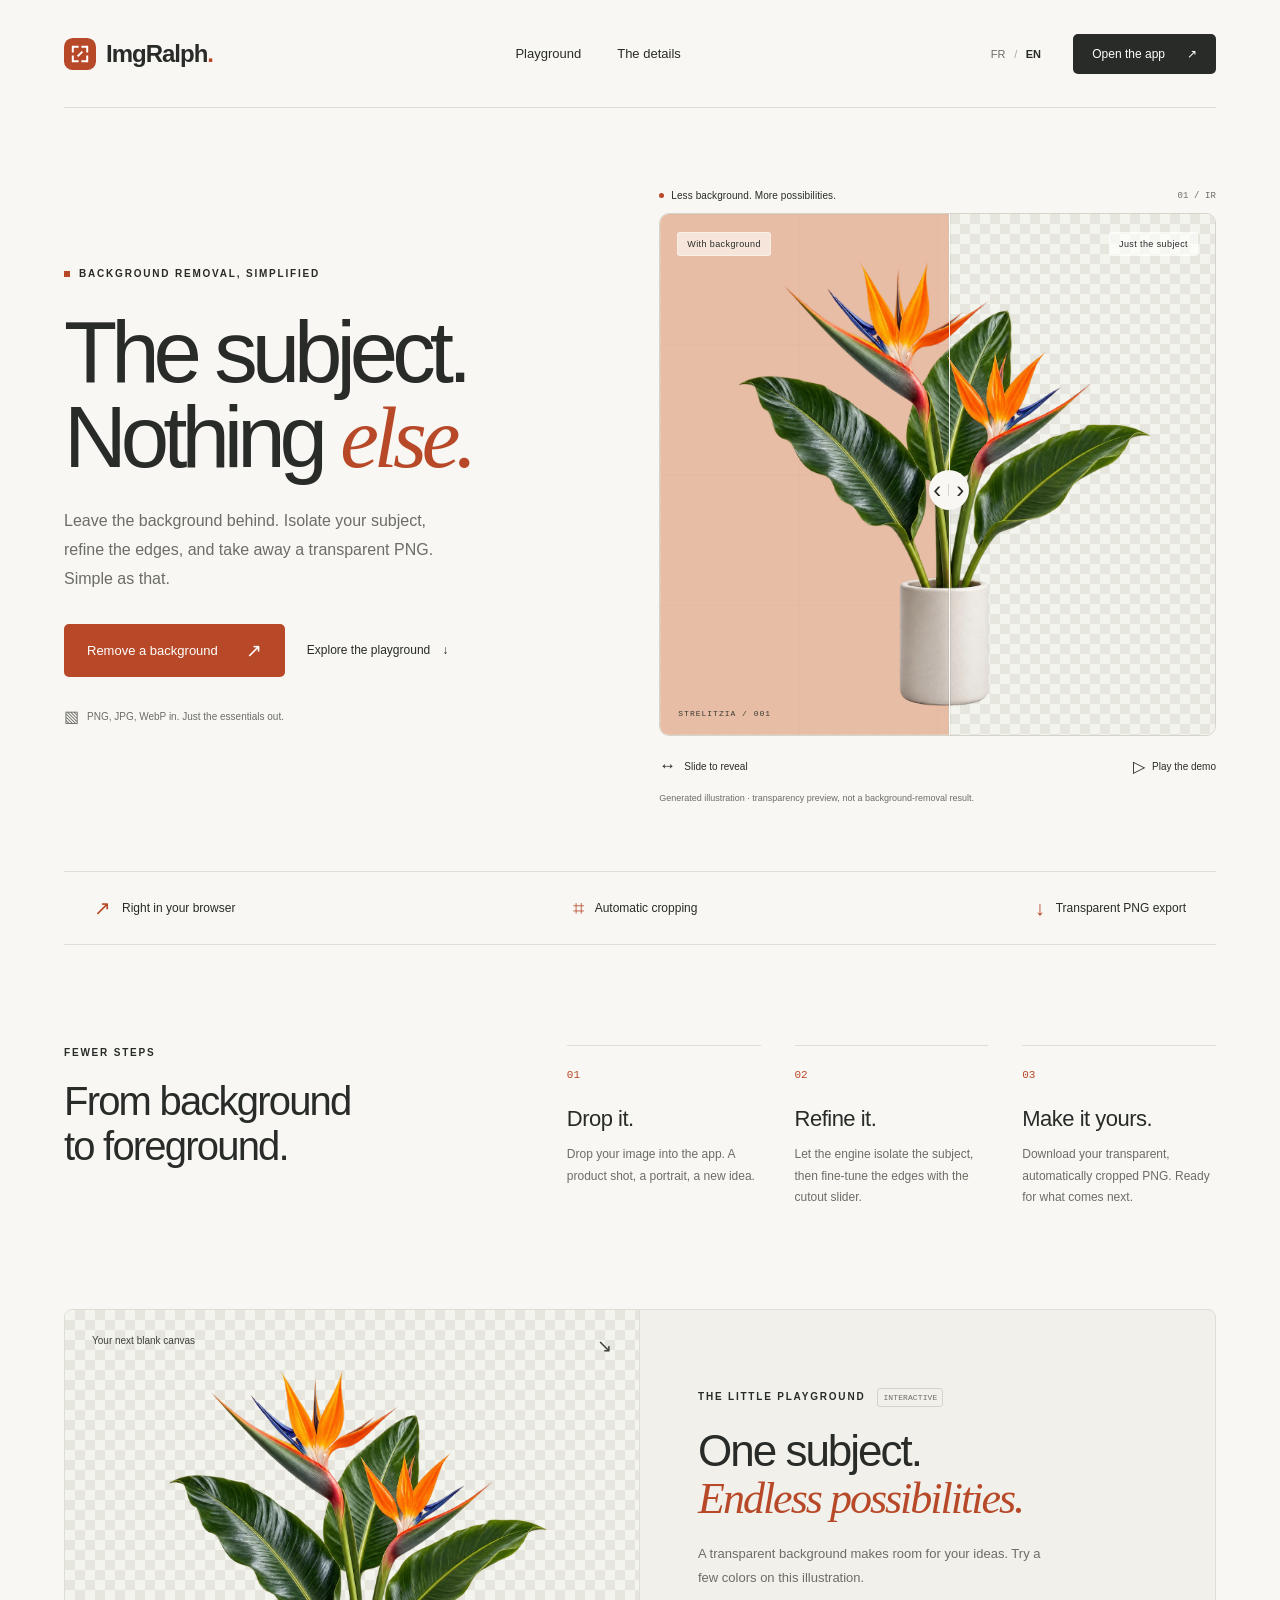
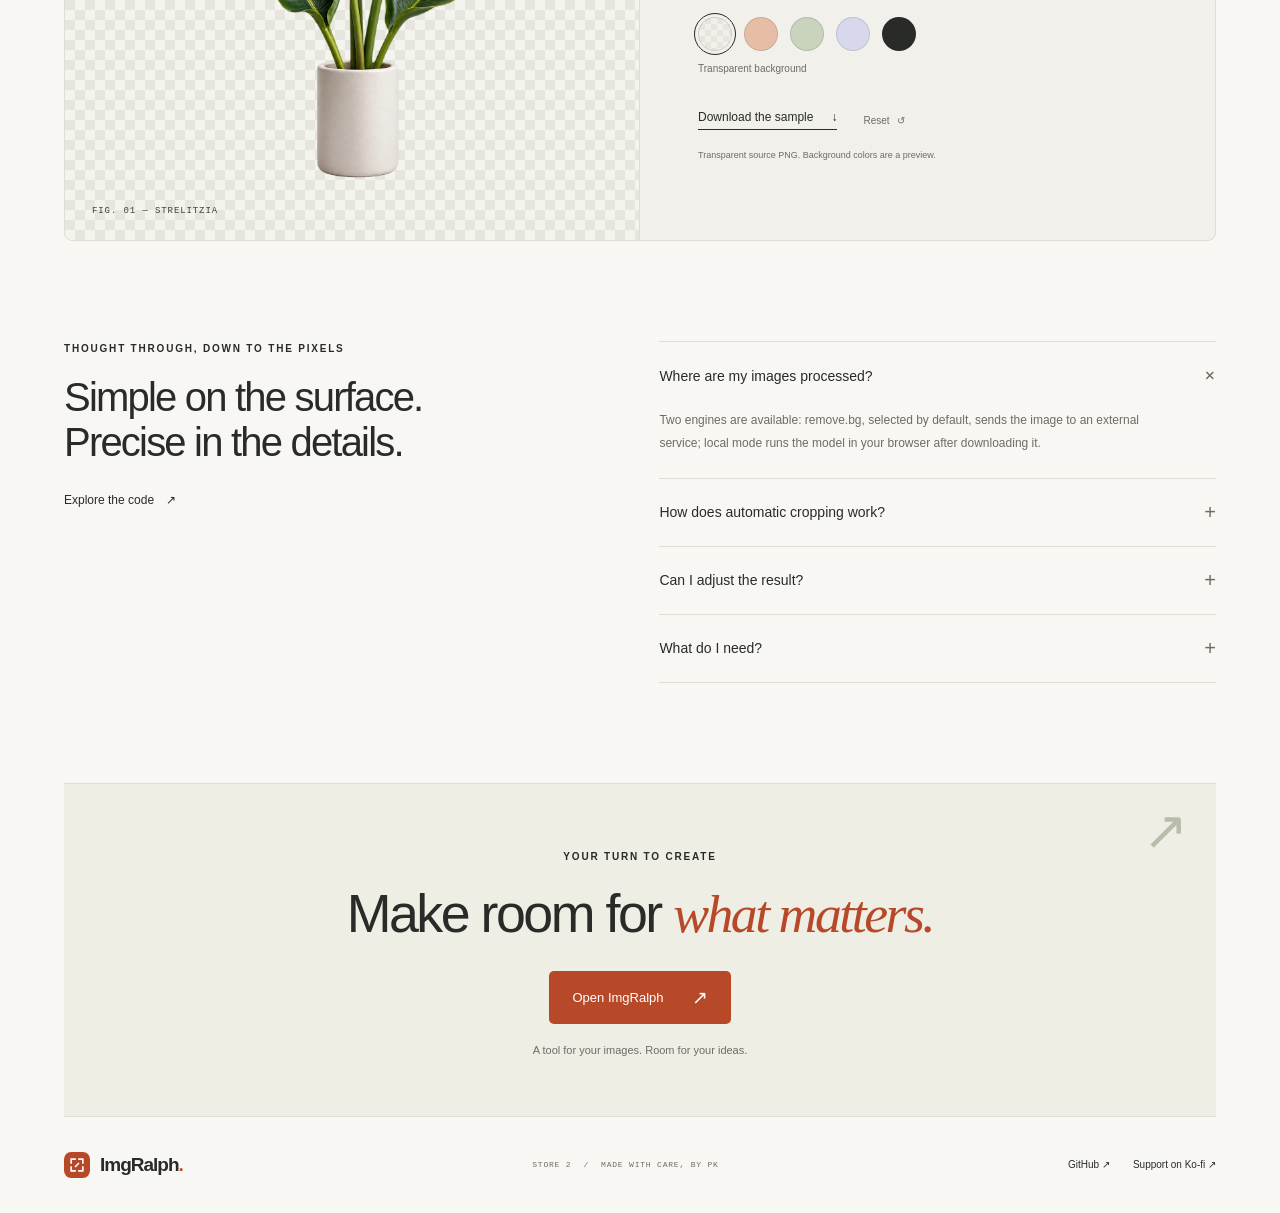
<file: store/v1/index.html>
<!doctype html>
<html lang="fr">
<head>
  <meta charset="utf-8">
  <meta name="viewport" content="width=device-width, initial-scale=1">
  <meta name="description" content="ImgRalph : détourez, ajustez et exportez vos images en PNG transparent. Découvrez une autre façon de garder l’essentiel.">
  <meta name="theme-color" content="#f8f7f3">
  <meta property="og:type" content="website">
  <meta property="og:title" content="ImgRalph — Le sujet. Et c’est tout.">
  <meta property="og:description" content="Détourez, ajustez et exportez vos images en PNG transparent.">
  <meta property="og:image" content="./assets/card-1200x630.png">
  <title>Store 2 — ImgRalph · Le sujet. Et c’est tout.</title>
  <link rel="icon" href="./assets/mark.svg" type="image/svg+xml">
  <link rel="stylesheet" href="./style.css">
  <script>
    (() => {
      let saved;
      try { saved = localStorage.getItem('imgralph-store2-language'); } catch {}
      const preferred = (navigator.languages || [navigator.language]).map(l => l.slice(0, 2)).find(l => l === 'fr' || l === 'en');
      document.documentElement.lang = ['fr', 'en'].includes(saved) ? saved : preferred || 'fr';
      document.documentElement.classList.add('js');
    })();
  </script>
  <script src="./store.js" defer></script>
</head>
<body>
  <a class="skip-link" href="#main"><span lang="fr">Aller au contenu</span><span lang="en">Skip to content</span></a>
  <div class="page-shell">
    <header class="header">
      <a class="brand" href="./index.html" aria-label="ImgRalph — Store 2">
        <img src="./assets/mark.svg" width="32" height="32" alt="">
        <span>ImgRalph<span class="brand-dot">.</span></span>
      </a>
      <nav class="navigation" aria-label="Navigation">
        <a href="#atelier"><span lang="fr">L’atelier</span><span lang="en">Playground</span></a>
        <a href="#details"><span lang="fr">Les détails</span><span lang="en">The details</span></a>
      </nav>
      <div class="header-actions">
        <div class="languages js-only" role="group" aria-label="Language / Langue">
          <button type="button" data-language="fr" aria-label="Français" aria-pressed="true">FR</button><span aria-hidden="true">/</span><button type="button" data-language="en" aria-label="English" aria-pressed="false">EN</button>
        </div>
        <a class="header-cta" href="../../src/index.html"><span lang="fr">Ouvrir l’outil</span><span lang="en">Open the app</span><span aria-hidden="true">↗</span></a>
      </div>
    </header>

    <main id="main">
      <section class="hero" aria-label="Le sujet. Et c’est tout." data-label-fr="Le sujet. Et c’est tout." data-label-en="The subject. Nothing else.">
        <div class="hero-copy">
          <div class="export-brand brand" aria-hidden="true"><img src="./assets/mark.svg" width="30" height="30" alt=""><span>ImgRalph<span class="brand-dot">.</span></span></div>
          <p class="eyebrow"><span class="tiny-square" aria-hidden="true"></span><span lang="fr">Le détourage, simplement</span><span lang="en">Background removal, simplified</span></p>
          <h1 id="hero-title"><span lang="fr">Le sujet.<br>Et c’est <em>tout.</em></span><span lang="en">The subject.<br>Nothing <em>else.</em></span></h1>
          <p class="hero-description"><span lang="fr">Laissez le fond derrière vous. Détourez vos images, affinez les contours et repartez avec un PNG transparent. Tout simplement.</span><span lang="en">Leave the background behind. Isolate your subject, refine the edges, and take away a transparent PNG. Simple as that.</span></p>
          <div class="hero-actions">
            <a class="button primary" href="../../src/index.html"><span lang="fr">Détourer une image</span><span lang="en">Remove a background</span><span aria-hidden="true">↗</span></a>
            <a class="quiet-link" href="#atelier"><span lang="fr">Explorer l’atelier</span><span lang="en">Explore the playground</span><span aria-hidden="true">↓</span></a>
          </div>
          <div class="hero-footnote"><span class="mini-icon" aria-hidden="true">▧</span><span lang="fr">PNG, JPG, WebP en entrée. L’essentiel en sortie.</span><span lang="en">PNG, JPG, WebP in. Just the essentials out.</span></div>
        </div>

        <figure class="hero-visual">
          <div class="visual-topline"><span><i class="status-dot" aria-hidden="true"></i><span lang="fr">Un peu moins de fond. Un peu plus de vous.</span><span lang="en">Less background. More possibilities.</span></span><span class="specimen-number">01 / IR</span></div>
          <div class="comparison" id="comparison" style="--split: 52%">
            <div class="checker canvas-background"></div>
            <div class="before-background"></div>
            <div class="specimen-grid" aria-hidden="true"></div>
            <span class="image-label before-label"><span lang="fr">Avec le fond</span><span lang="en">With background</span></span>
            <span class="image-label after-label"><span lang="fr">Le sujet seul</span><span lang="en">Just the subject</span></span>
            <img class="botanical" src="./assets/botanical.webp" width="1280" height="1280" fetchpriority="high" alt="Deux fleurs orange d’oiseau de paradis, des feuilles vertes et un vase blanc" data-alt-fr="Deux fleurs orange d’oiseau de paradis, des feuilles vertes et un vase blanc" data-alt-en="Two orange bird-of-paradise flowers, green leaves and a white vase">
            <div class="comparison-divider" aria-hidden="true"><span>‹<i></i>›</span></div>
            <input class="comparison-input js-only" id="compare-range" type="range" min="0" max="100" value="52" aria-label="Comparer le fond et la transparence" data-label-fr="Comparer le fond et la transparence" data-label-en="Compare background and transparency">
            <span class="canvas-caption" aria-hidden="true">STRELITZIA / 001</span>
            <div class="demo-cursor" id="demo-cursor" aria-hidden="true"><svg viewBox="0 0 24 28"><path d="M3 2 21 17l-9 1-5 8z" fill="#242620" stroke="white" stroke-width="2"/></svg></div>
          </div>
          <div class="visual-bottomline js-only"><span class="drag-hint"><span aria-hidden="true">↔</span><span lang="fr">Glissez pour révéler</span><span lang="en">Slide to reveal</span></span><button type="button" class="play-button js-only" id="play-demo"><span aria-hidden="true">▷</span><span lang="fr">Voir le geste</span><span lang="en">Play the demo</span></button></div>
          <figcaption><span lang="fr">Illustration générée · aperçu de transparence, pas un résultat de détourage.</span><span lang="en">Generated illustration · transparency preview, not a background-removal result.</span></figcaption>
        </figure>
      </section>

      <div class="feature-strip" aria-label="Formats et fonctionnalités">
        <span><span class="strip-icon" aria-hidden="true">↗</span><span lang="fr">Directement dans le navigateur</span><span lang="en">Right in your browser</span></span>
        <span><span class="strip-icon" aria-hidden="true">⌗</span><span lang="fr">Recadrage automatique</span><span lang="en">Automatic cropping</span></span>
        <span><span class="strip-icon" aria-hidden="true">↓</span><span lang="fr">Export PNG transparent</span><span lang="en">Transparent PNG export</span></span>
      </div>

      <section class="workflow section" id="workflow">
        <div class="section-heading"><p class="eyebrow"><span lang="fr">Moins de manipulations</span><span lang="en">Fewer steps</span></p><h2><span lang="fr">Du fond à la forme.<br>En trois gestes.</span><span lang="en">From background<br>to foreground.</span></h2></div>
        <div class="steps">
          <article><span class="step-number">01</span><h3><span lang="fr">Déposez.</span><span lang="en">Drop it.</span></h3><p><span lang="fr">Glissez votre image dans l’outil. Une photo produit, un portrait, une nouvelle idée.</span><span lang="en">Drop your image into the app. A product shot, a portrait, a new idea.</span></p></article>
          <article><span class="step-number">02</span><h3><span lang="fr">Affinez.</span><span lang="en">Refine it.</span></h3><p><span lang="fr">Laissez le moteur isoler le sujet, puis ajustez les contours avec le curseur de détourage.</span><span lang="en">Let the engine isolate the subject, then fine-tune the edges with the cutout slider.</span></p></article>
          <article><span class="step-number">03</span><h3><span lang="fr">Emportez.</span><span lang="en">Make it yours.</span></h3><p><span lang="fr">Téléchargez votre PNG transparent, automatiquement recadré. Prêt pour la suite.</span><span lang="en">Download your transparent, automatically cropped PNG. Ready for what comes next.</span></p></article>
        </div>
      </section>

      <section class="playground section" id="atelier" aria-label="Un sujet. Tous les possibles." data-label-fr="Un sujet. Tous les possibles." data-label-en="One subject. Endless possibilities.">
        <div class="playground-art checker" id="playground-art">
          <span class="corner-note"><span lang="fr">Votre prochain terrain de jeu</span><span lang="en">Your next blank canvas</span><span aria-hidden="true">↘</span></span>
          <img src="./assets/botanical.webp" width="1280" height="1280" loading="lazy" alt="Composition botanique sur un fond personnalisable" data-alt-fr="Composition botanique sur un fond personnalisable" data-alt-en="Botanical composition on a customizable background">
          <span class="art-index">FIG. 01 — STRELITZIA</span>
        </div>
        <div class="playground-copy">
          <p class="eyebrow"><span lang="fr">Le petit atelier</span><span lang="en">The little playground</span><span class="edition"><span lang="fr">INTERACTIF</span><span lang="en">INTERACTIVE</span></span></p>
          <h2 id="atelier-title"><span lang="fr">Un sujet.<br><em>Tous les possibles.</em></span><span lang="en">One subject.<br><em>Endless possibilities.</em></span></h2>
          <p><span lang="fr">Un fond transparent, c’est de la place pour vos idées. Essayez quelques couleurs sur cette illustration.</span><span lang="en">A transparent background makes room for your ideas. Try a few colors on this illustration.</span></p>
          <div class="swatches js-only" role="group" aria-label="Fond de l’illustration" data-label-fr="Fond de l’illustration" data-label-en="Illustration background">
            <button type="button" class="swatch checker" data-background="transparent" aria-label="Transparent" aria-pressed="true"></button>
            <button type="button" class="swatch" style="--swatch:#e7bda5" data-background="#e7bda5" aria-label="Argile" data-label-fr="Argile" data-label-en="Clay" aria-pressed="false"></button>
            <button type="button" class="swatch" style="--swatch:#c9d3bd" data-background="#c9d3bd" aria-label="Sauge" data-label-fr="Sauge" data-label-en="Sage" aria-pressed="false"></button>
            <button type="button" class="swatch" style="--swatch:#d7d8eb" data-background="#d7d8eb" aria-label="Lavande" data-label-fr="Lavande" data-label-en="Lavender" aria-pressed="false"></button>
            <button type="button" class="swatch" style="--swatch:#292b28" data-background="#292b28" aria-label="Encre" data-label-fr="Encre" data-label-en="Ink" aria-pressed="false"></button>
          </div>
          <p class="swatch-status js-only" id="swatch-status" role="status">Fond transparent</p>
          <div class="playground-actions"><a class="text-link" href="./assets/botanical.png" download="imgralph-illustration.png"><span lang="fr">Télécharger l’exemple</span><span lang="en">Download the sample</span><span aria-hidden="true">↓</span></a><button type="button" class="reset-button js-only" id="reset"><span lang="fr">Réinitialiser</span><span lang="en">Reset</span><span aria-hidden="true">↺</span></button></div>
          <p class="small-note"><span lang="fr">PNG source transparent. Les couleurs sont une prévisualisation.</span><span lang="en">Transparent source PNG. Background colors are a preview.</span></p>
        </div>
      </section>

      <section class="details section" id="details">
        <div class="section-heading"><p class="eyebrow"><span lang="fr">Bien pensé, jusqu’aux pixels</span><span lang="en">Thought through, down to the pixels</span></p><h2><span lang="fr">Simple, en surface.<br>Précis, dans le détail.</span><span lang="en">Simple on the surface.<br>Precise in the details.</span></h2><a class="quiet-link" href="https://github.com/mondary/Web_pkimagetools" target="_blank" rel="noopener noreferrer"><span lang="fr">Explorer le code</span><span lang="en">Explore the code</span><span aria-hidden="true">↗</span></a></div>
        <div class="faq">
          <details open><summary><span lang="fr">Où sont traitées mes images ?</span><span lang="en">Where are my images processed?</span><span class="plus" aria-hidden="true">+</span></summary><div><p><span lang="fr">Deux moteurs sont proposés : remove.bg, sélectionné par défaut, envoie l’image à un service externe ; le mode local exécute le modèle dans votre navigateur après son téléchargement.</span><span lang="en">Two engines are available: remove.bg, selected by default, sends the image to an external service; local mode runs the model in your browser after downloading it.</span></p></div></details>
          <details><summary><span lang="fr">Que fait le recadrage automatique ?</span><span lang="en">How does automatic cropping work?</span><span class="plus" aria-hidden="true">+</span></summary><div><p><span lang="fr">L’outil repère les pixels visibles, enlève l’espace transparent autour du sujet et conserve une bordure de 1 px, dans les limites de l’image.</span><span lang="en">The app locates visible pixels, removes transparent space around the subject and keeps a 1 px margin within the image bounds.</span></p></div></details>
          <details><summary><span lang="fr">Puis-je ajuster le résultat ?</span><span lang="en">Can I adjust the result?</span><span class="plus" aria-hidden="true">+</span></summary><div><p><span lang="fr">Le curseur de détourage ajuste les contours de −50 à 200. Le mode local propose aussi trois modèles : u2net, u2netp et u2net_human_seg.</span><span lang="en">The cutout slider adjusts edges from −50 to 200. Local mode also offers three models: u2net, u2netp and u2net_human_seg.</span></p></div></details>
          <details><summary><span lang="fr">De quoi ai-je besoin ?</span><span lang="en">What do I need?</span><span class="plus" aria-hidden="true">+</span></summary><div><p><span lang="fr">Un navigateur récent. Le mode local nécessite le téléchargement initial des bibliothèques et du modèle. Le mode remove.bg nécessite un serveur PHP configuré avec une clé API et des crédits disponibles.</span><span lang="en">A modern browser. Local mode requires an initial download of libraries and the model. The remove.bg mode requires a PHP server configured with an API key and available credits.</span></p></div></details>
        </div>
      </section>

      <section class="closing">
        <span class="closing-mark" aria-hidden="true">↗</span><p class="eyebrow"><span lang="fr">À vous de créer</span><span lang="en">Your turn to create</span></p>
        <h2><span lang="fr">Faites place à <em>l’essentiel.</em></span><span lang="en">Make room for <em>what matters.</em></span></h2>
        <a class="button primary" href="../../src/index.html"><span lang="fr">Ouvrir ImgRalph</span><span lang="en">Open ImgRalph</span><span aria-hidden="true">↗</span></a>
        <p><span lang="fr">Un outil pour vos images. De l’espace pour vos idées.</span><span lang="en">A tool for your images. Room for your ideas.</span></p>
      </section>
    </main>

    <footer class="footer">
      <a class="brand" href="./index.html"><img src="./assets/mark.svg" width="26" height="26" alt=""><span>ImgRalph<span class="brand-dot">.</span></span></a>
      <p>STORE 2 <span aria-hidden="true">/</span> <span lang="fr">FAIT AVEC SOIN, PAR PK</span><span lang="en">MADE WITH CARE, BY PK</span></p>
      <div><a href="https://github.com/mondary/Web_pkimagetools" target="_blank" rel="noopener noreferrer">GitHub ↗</a><a href="https://ko-fi.com/pouark" target="_blank" rel="noopener noreferrer"><span lang="fr">Soutenir sur Ko-fi</span><span lang="en">Support on Ko-fi</span> ↗</a></div>
    </footer>
  </div>
</body>
</html>
</file>
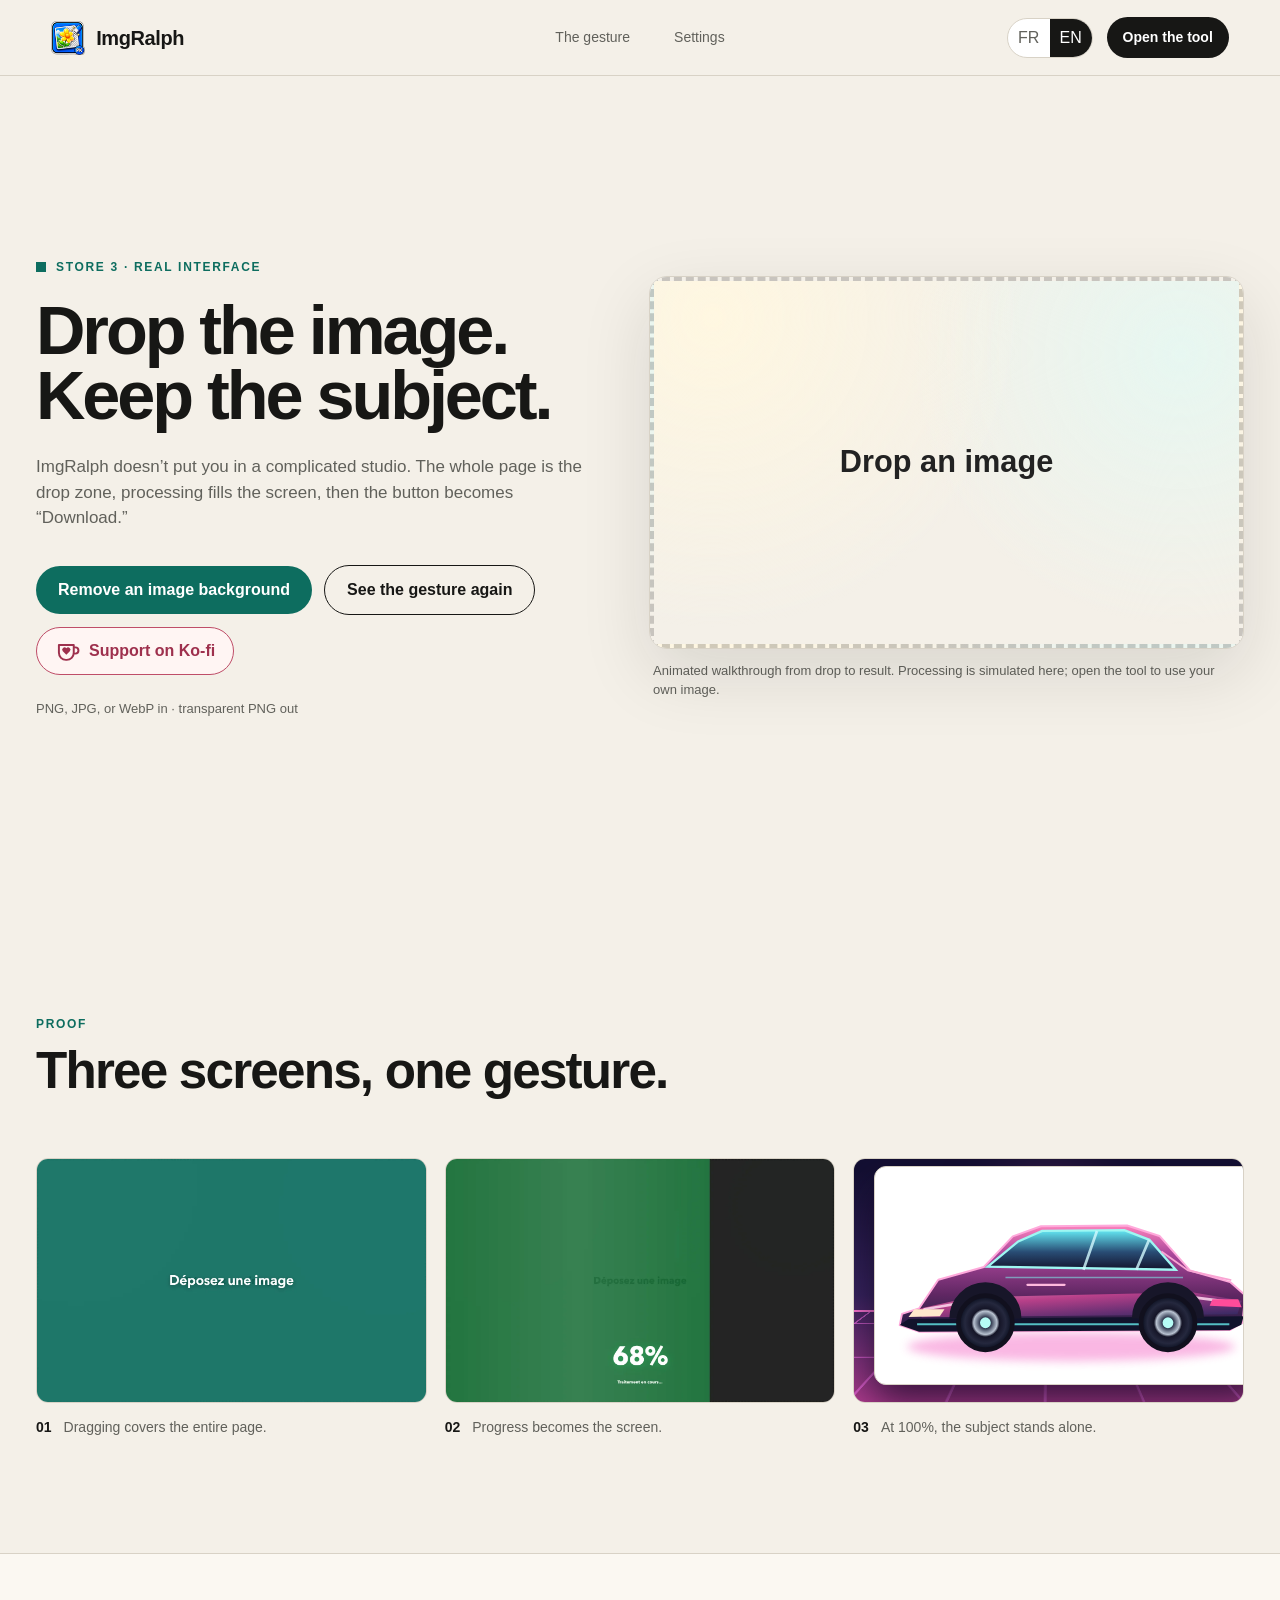
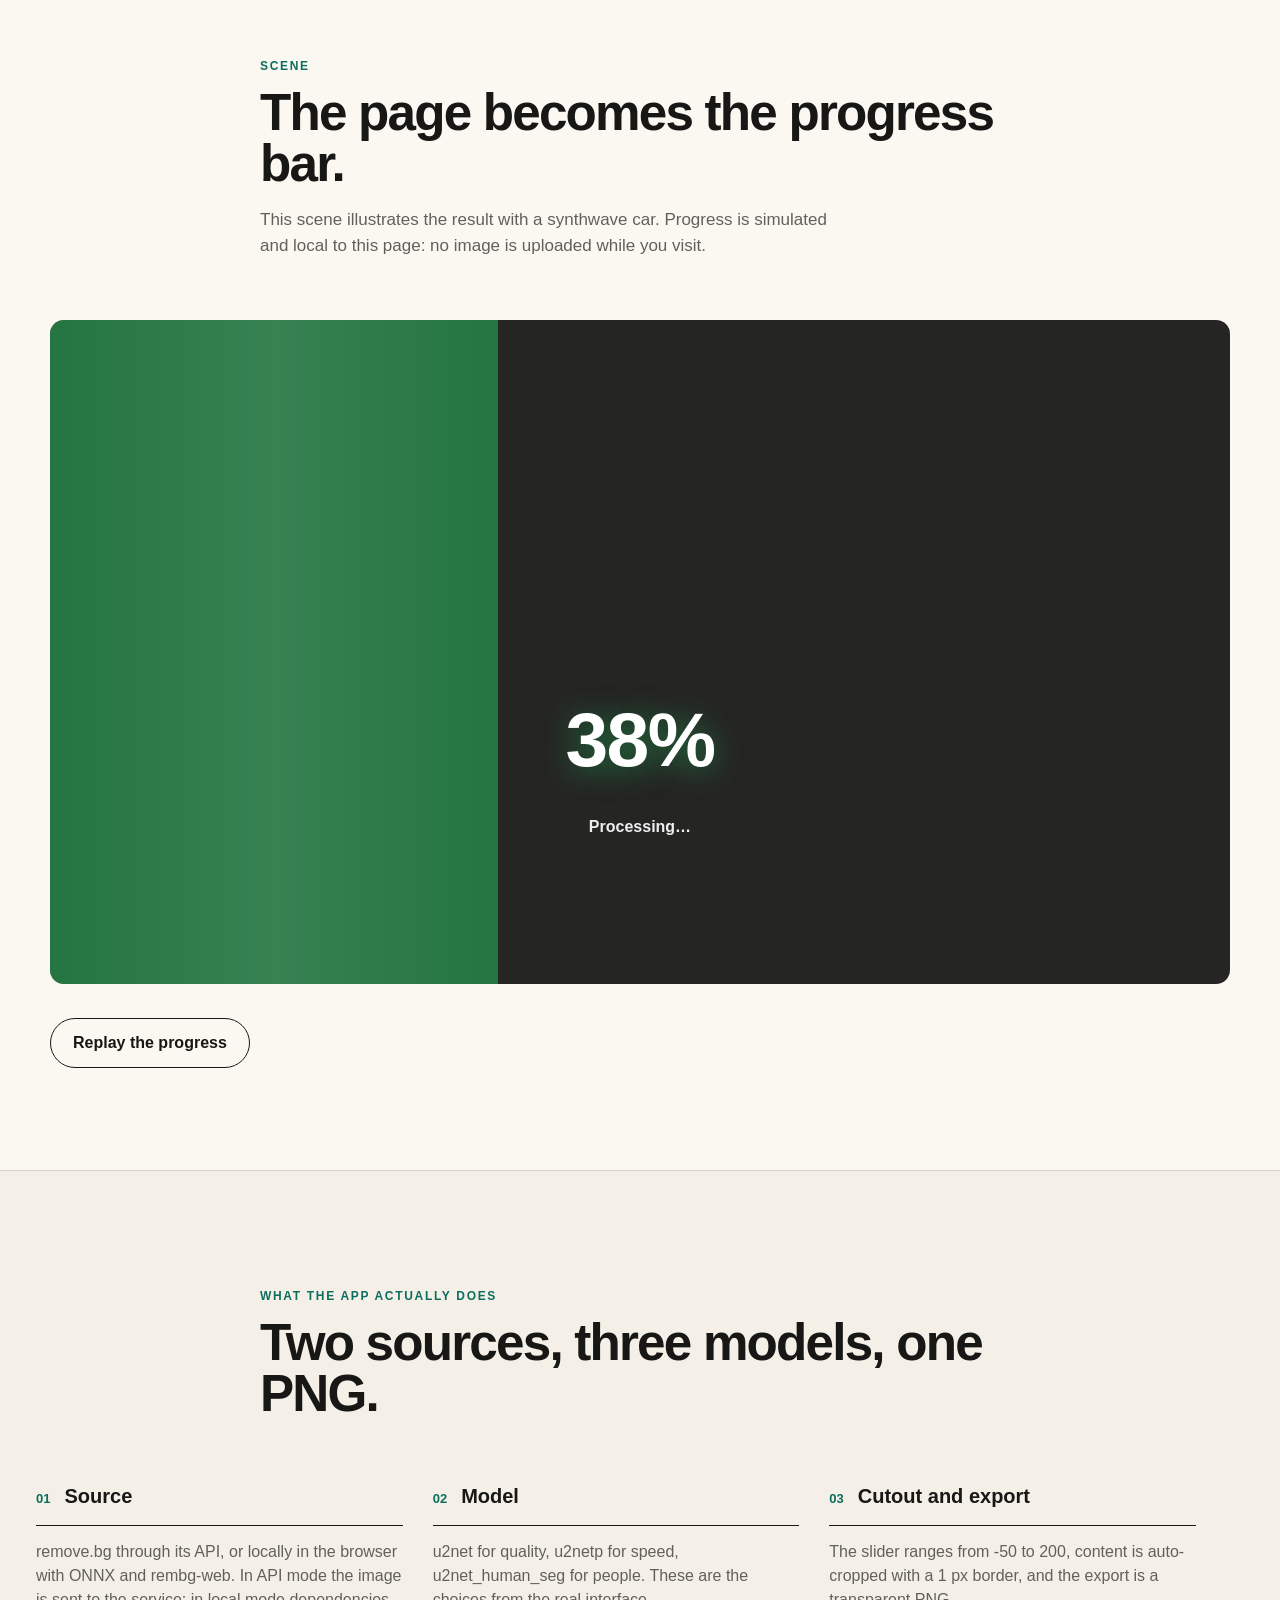
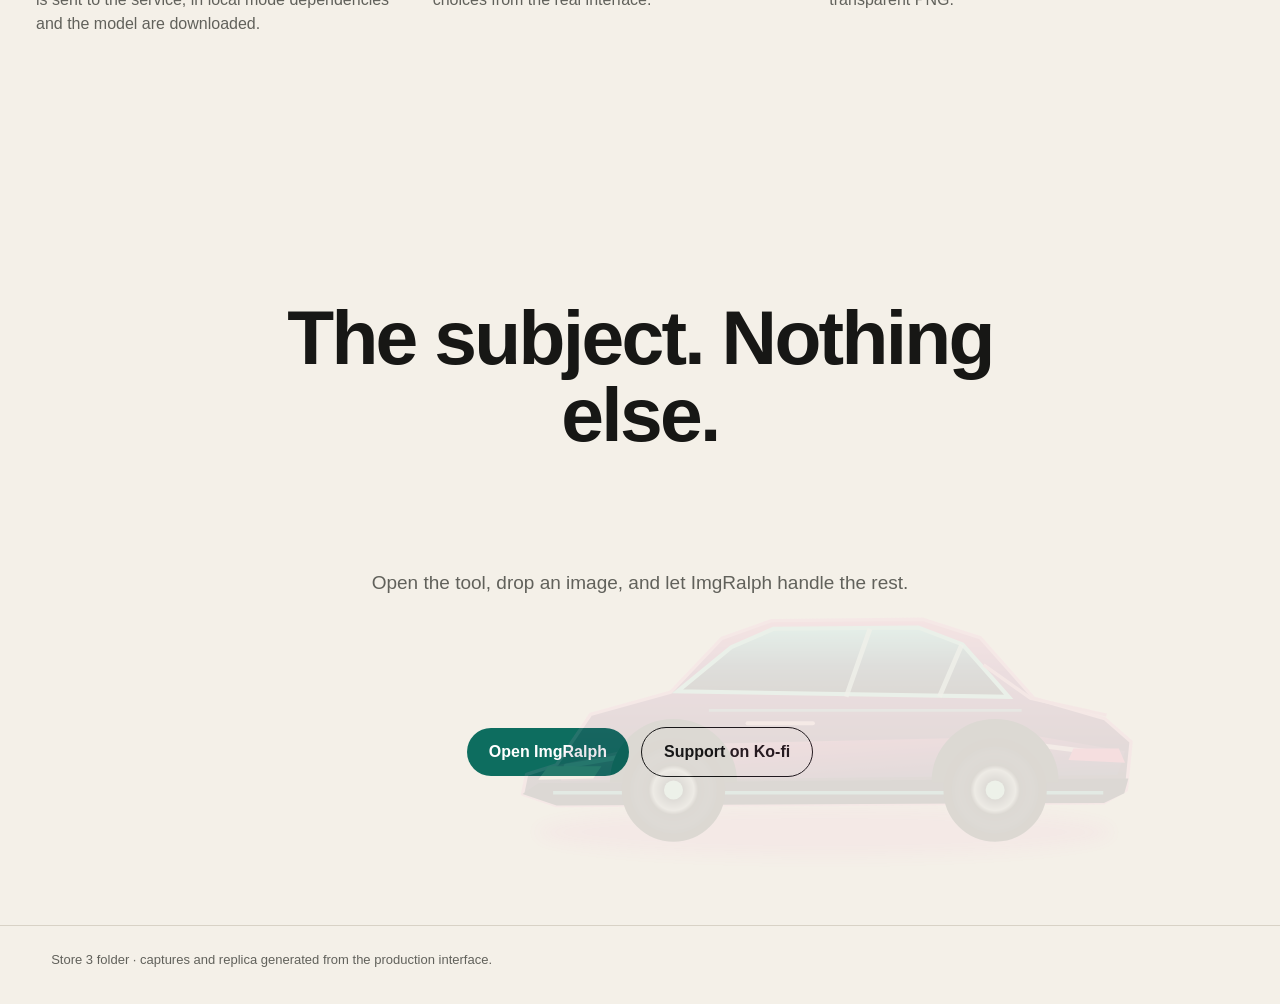
<file: store/website/index.html>
<!doctype html>
<html lang="fr">
<head>
  <meta charset="utf-8" />
  <meta name="viewport" content="width=device-width, initial-scale=1" />
  <title>ImgRalph — Store 3</title>
  <meta name="description" content="ImgRalph : déposez une image, la page devient la barre de progression, puis téléchargez le sujet en PNG transparent." />
  <link rel="icon" href="./assets/icon.png" />
  <link rel="stylesheet" href="./style.css" />
</head>
<body>
  <a class="skip" href="#main">Aller au contenu</a>

  <header class="topbar">
    <a class="brand" href="./index.html">
      <img src="./assets/icon.png" alt="" width="34" height="34" />
      <span>ImgRalph</span>
    </a>
    <nav class="topnav" aria-label="Navigation">
      <a href="#geste" data-i18n="nav.gesture">Le geste</a>
      <a href="#reglages" data-i18n="nav.settings">Réglages</a>
    </nav>
    <div class="top-actions">
      <div class="lang-switch" role="group" aria-label="Langue / Language">
        <button type="button" data-set-lang="fr" aria-pressed="true">FR</button>
        <button type="button" data-set-lang="en" aria-pressed="false">EN</button>
      </div>
      <a class="open-tool" href="../../src/index.html" data-i18n="nav.open">Ouvrir l’outil</a>
    </div>
  </header>

  <main id="main">
    <section class="hero reveal">
      <div class="hero-copy">
        <p class="eyebrow"><span aria-hidden="true"></span><span data-i18n="hero.eyebrow">Store 3 · interface réelle</span></p>
        <h1>
          <span data-i18n="hero.title.a">Déposez l’image.</span>
          <span data-i18n="hero.title.b">Gardez le sujet.</span>
        </h1>
        <p class="lede" data-i18n="hero.lede">ImgRalph ne vous installe pas dans un atelier compliqué. La page entière est la zone de dépôt, le traitement remplit l’écran, puis le bouton devient « Télécharger ».</p>
        <div class="hero-actions">
          <a class="primary" href="../../src/index.html" data-i18n="hero.open">Détourer une image</a>
          <button class="ghost" type="button" data-replay data-i18n="hero.replay">Revoir le geste</button>
          <a class="support-button" href="https://ko-fi.com/pouark" target="_blank" rel="noopener noreferrer">
            <svg viewBox="0 0 32 32" width="25" height="25" aria-hidden="true" focusable="false">
              <path d="M5 9h19v10a9 9 0 0 1-9 9h-1a9 9 0 0 1-9-9V9Zm19 3h2a4 4 0 0 1 0 8h-2" fill="none" stroke="currentColor" stroke-width="2.5" stroke-linejoin="round" stroke-linecap="round"/>
              <path d="M14.5 21.5 10 17a3 3 0 0 1 4.5-4 3 3 0 0 1 4.5 4Z" fill="currentColor"/>
            </svg>
            <span data-i18n="hero.support">Soutenir sur Ko-fi</span>
          </a>
        </div>
        <p class="formats" data-i18n="hero.formats">PNG, JPG ou WebP en entrée · PNG transparent en sortie</p>
      </div>

      <figure class="hero-ui" aria-labelledby="hero-ui-caption">
          <div class="production-frame" id="heroDemo" data-state="idle" role="img" aria-label="Démonstration animée du dépôt, du traitement et du résultat">
          <div class="real-dropzone">
            <span data-i18n="hero.drop">Déposez une image</span>
          </div>
          <div class="hero-file" aria-hidden="true"><img src="./assets/synthwave-car.svg" alt="" /><span>retro-drive.png</span></div>
          <div class="hero-cursor" aria-hidden="true"></div>
          <div class="hero-processing" aria-hidden="true"><div class="hero-fill" id="heroFill"></div><span class="hero-pct" id="heroPct">0%</span><span class="hero-processing-label" data-i18n="hero.processing">Traitement en cours…</span></div>
          <div class="hero-finished" aria-hidden="true">
            <div class="synth-scene"><div class="synth-sun"></div><div class="synth-grid"></div><img src="./assets/synthwave-car.svg" alt="" /></div>
            <span class="hero-download" data-i18n="hero.download">Télécharger le PNG ↓</span>
          </div>
        </div>
        <figcaption id="hero-ui-caption" data-i18n="hero.caption">Démo animée du parcours complet. Le traitement est simulé ici ; ouvrez l’outil pour utiliser votre image.</figcaption>
      </figure>
    </section>

    <section id="geste" class="sequence reveal" aria-labelledby="sequence-title">
      <div class="section-head">
        <p data-i18n="sequence.eyebrow">Preuve</p>
        <h2 id="sequence-title" data-i18n="sequence.title">Trois écrans, un seul geste.</h2>
      </div>
      <div class="screens">
        <figure>
          <img src="./assets/app-drag-1440x900.webp" alt="Pendant le glisser-déposer, un voile vert plein écran affiche Déposez une image." width="1440" height="900" loading="lazy" decoding="async" />
          <figcaption><strong>01</strong><span data-i18n="sequence.drag">Le drag recouvre toute la page.</span></figcaption>
        </figure>
        <figure>
          <img src="./assets/app-progress-1440x900.webp" alt="Traitement en cours : la barre verte remplit 68 pour cent de l’écran et le sujet apparaît au centre." width="1440" height="900" loading="lazy" decoding="async" />
          <figcaption><strong>02</strong><span data-i18n="sequence.progress">La progression devient l’écran.</span></figcaption>
        </figure>
        <figure>
          <div class="screen-car" role="img" aria-label="Voiture rétro synthwave isolée devant un soleil rose et une grille violette."><div class="synth-scene"><div class="synth-sun"></div><div class="synth-grid"></div><img src="./assets/synthwave-car.svg" alt="" /></div></div>
          <figcaption><strong>03</strong><span data-i18n="sequence.result">À 100 %, le sujet est isolé.</span></figcaption>
        </figure>
      </div>
    </section>

    <section class="signature reveal" aria-labelledby="signature-title">
      <div class="section-head">
        <p data-i18n="signature.eyebrow">Scène</p>
        <h2 id="signature-title" data-i18n="signature.title">La page devient la barre de progression.</h2>
        <p class="lede" data-i18n="signature.lede">Cette scène illustre le résultat avec une voiture synthwave. La progression est simulée et locale à cette page : aucune image n’est envoyée pendant la visite.</p>
      </div>

      <div class="demo-shell" id="demoShell" data-state="idle">
        <div class="demo-bar" id="demoBar"></div>
        <div class="demo-content">
          <div class="demo-result">
            <img id="demoImage" src="./assets/synthwave-car.svg" alt="Illustration d’une voiture rétro synthwave isolée du décor." width="1000" height="560" loading="lazy" decoding="async" />
          </div>
          <button class="demo-percent" id="demoPercent" type="button">0%</button>
          <p class="demo-status" id="demoStatus" role="status">Image chargée. Lancement du détourage…</p>
          <div class="download-controls" id="demoControls" hidden>
            <label for="demoSource">Source</label>
            <select id="demoSource">
              <option selected>remove.bg (API)</option>
              <option>Local (navigateur)</option>
            </select>
            <label for="demoModel">Modèle</label>
            <select id="demoModel">
              <option selected>u2net (qualité)</option>
              <option>u2netp (rapide)</option>
              <option>u2net_human_seg (humain)</option>
            </select>
            <label for="demoMatte">Détourage</label>
            <input id="demoMatte" type="range" min="-50" max="200" step="1" value="80" />
            <output id="demoMatteValue" for="demoMatte">80</output>
          </div>
        </div>
      </div>
      <div class="signature-actions">
        <button type="button" class="ghost" data-replay data-i18n="signature.replay">Rejouer la progression</button>
      </div>
    </section>

    <section id="reglages" class="facts reveal" aria-labelledby="facts-title">
      <div class="section-head">
        <p data-i18n="facts.eyebrow">Ce que l’app fait vraiment</p>
        <h2 id="facts-title" data-i18n="facts.title">Deux sources, trois modèles, un PNG.</h2>
      </div>
      <dl>
        <div>
          <dt><span>01</span><span data-i18n="facts.source.title">Source</span></dt>
          <dd data-i18n="facts.source.body">remove.bg via API, ou local dans le navigateur avec ONNX et rembg-web. En mode API, l’image est envoyée au service ; en mode local, dépendances et modèle sont téléchargés.</dd>
        </div>
        <div>
          <dt><span>02</span><span data-i18n="facts.model.title">Modèle</span></dt>
          <dd data-i18n="facts.model.body">u2net pour la qualité, u2netp pour la rapidité, u2net_human_seg pour les personnes. Le choix reste celui de l’interface réelle.</dd>
        </div>
        <div>
          <dt><span>03</span><span data-i18n="facts.export.title">Détourage et export</span></dt>
          <dd data-i18n="facts.export.body">Le curseur va de -50 à 200, le contenu est recadré automatiquement avec une bordure de 1 px, et l’export est un PNG transparent.</dd>
        </div>
      </dl>
    </section>

    <section class="final reveal">
      <div class="subject-proof" aria-hidden="true">
        <img src="./assets/synthwave-car.svg" alt="" width="1000" height="560" loading="lazy" decoding="async" />
      </div>
      <h2 data-i18n="final.title">Le sujet. Et c’est tout.</h2>
      <p data-i18n="final.body">Ouvrez l’outil, déposez une image et laissez ImgRalph faire le reste.</p>
      <div class="final-actions">
        <a class="primary" href="../../src/index.html" data-i18n="final.open">Ouvrir ImgRalph</a>
        <a class="ghost" href="https://ko-fi.com/pouark" data-i18n="final.support">Soutenir sur Ko-fi</a>
      </div>
    </section>
  </main>

  <footer class="site-footer">
    <p data-i18n="footer.note">Dossier Store 3 · captures et réplique générées depuis l’interface de production.</p>
  </footer>

  <script src="./store.js" defer></script>
</body>
</html>
</file>
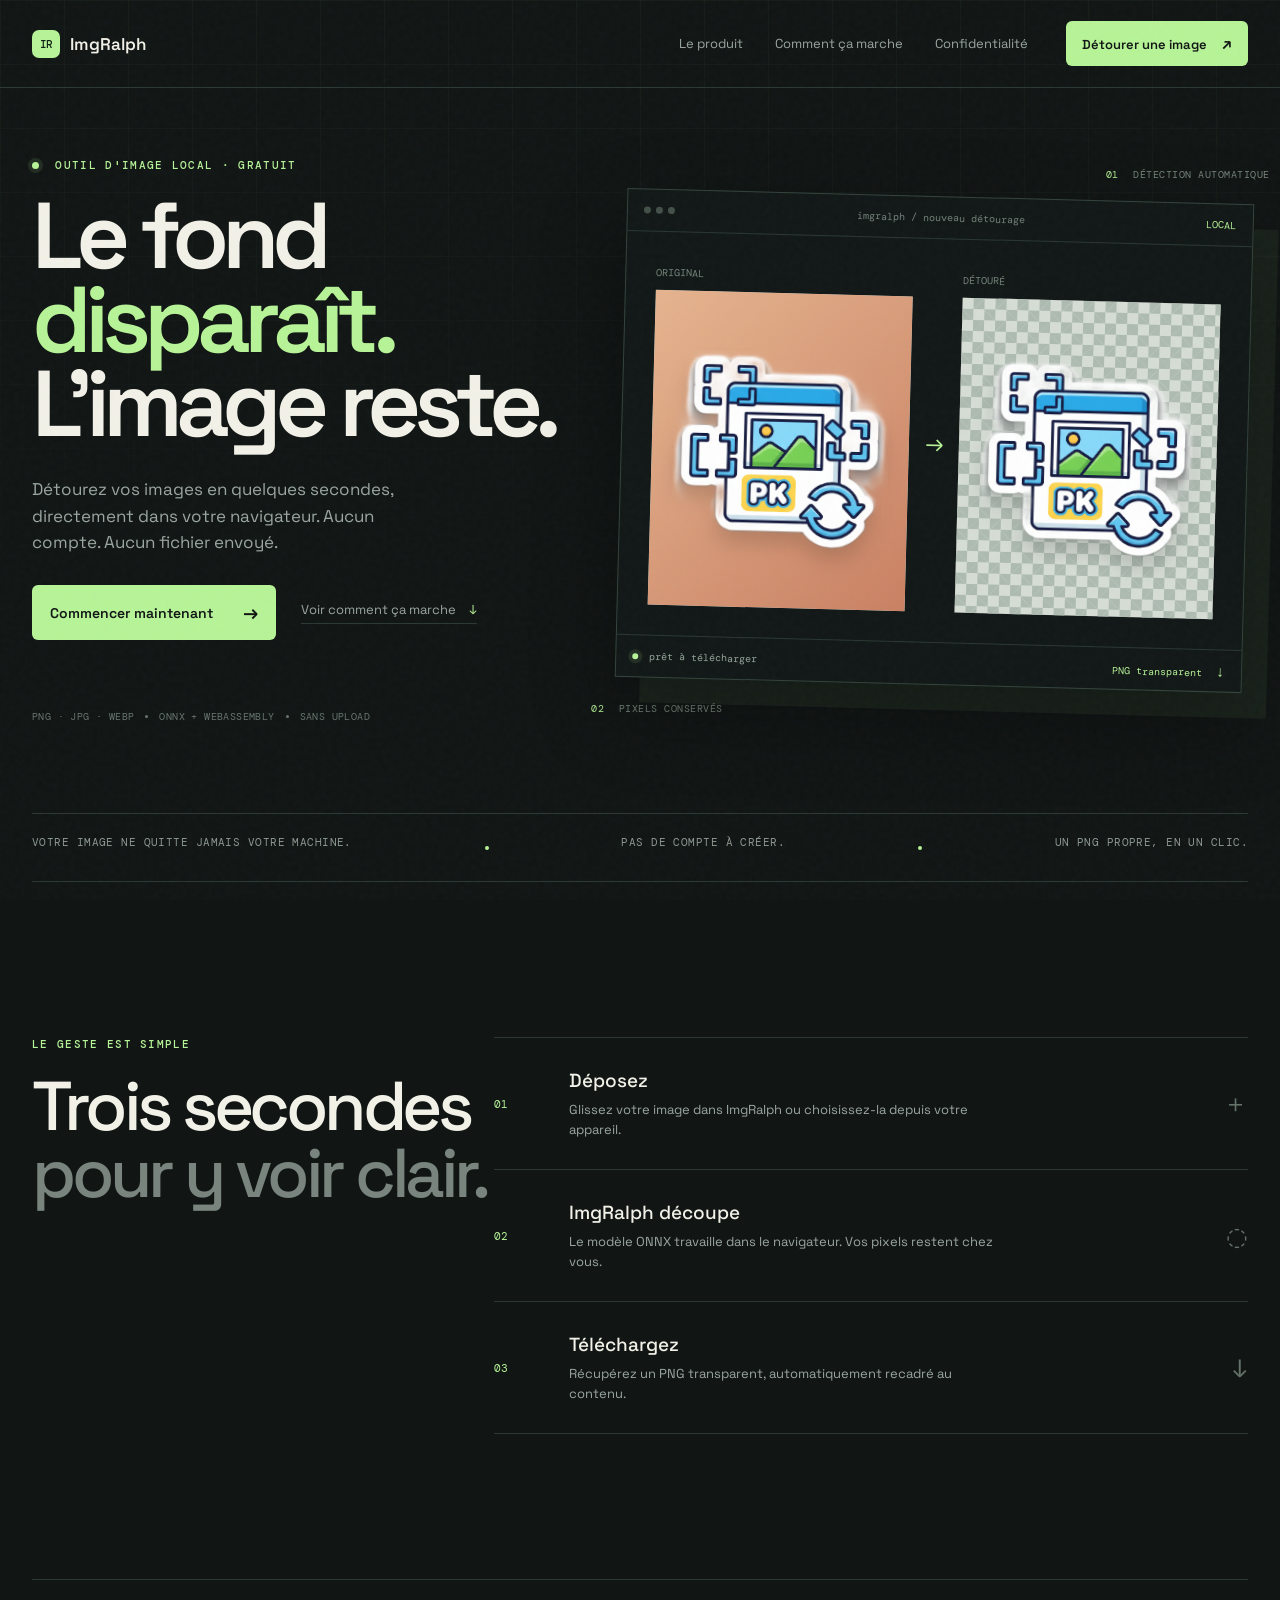
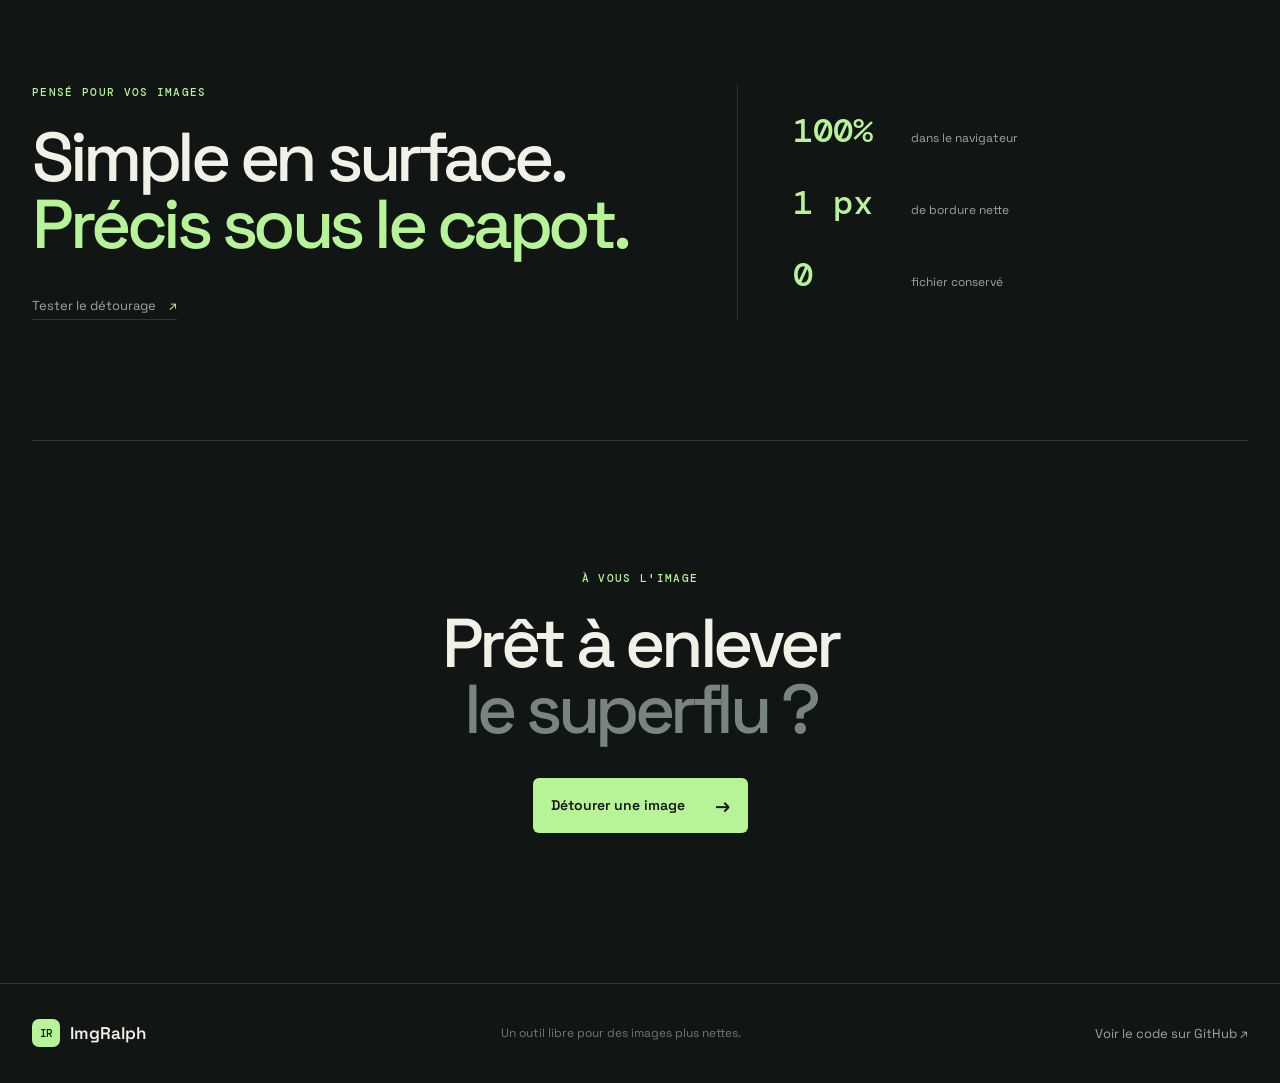
<file: src/promo.html>
<!doctype html>
<html lang="fr">
<head>
  <meta charset="utf-8" />
  <meta name="viewport" content="width=device-width, initial-scale=1" />
  <meta name="description" content="ImgRalph supprime l'arrière-plan de vos images directement dans votre navigateur. Gratuit, local, instantané." />
  <meta name="theme-color" content="#111615" />
  <title>ImgRalph — Le fond disparaît. L'image reste.</title>
  <link rel="icon" href="./icon.png" />
  <link rel="stylesheet" href="./promo.css" />
</head>
<body>
  <div class="grain" aria-hidden="true"></div>
  <header class="site-header">
    <a class="brand" href="./promo.html" aria-label="ImgRalph, accueil">
      <span class="brand-mark">IR</span>
      <span>ImgRalph</span>
    </a>
    <nav aria-label="Navigation principale">
      <a href="#product">Le produit</a>
      <a href="#how">Comment ça marche</a>
      <a href="#privacy">Confidentialité</a>
    </nav>
    <a class="nav-cta" href="./index.html">Détourer une image <span>↗</span></a>
  </header>

  <main>
    <section class="hero" id="product">
      <div class="hero-copy">
        <p class="eyebrow"><span class="pulse"></span> outil d'image local · gratuit</p>
        <h1>Le fond<br /><em>disparaît.</em><br />L'image reste.</h1>
        <p class="hero-lede">Détourez vos images en quelques secondes, directement dans votre navigateur. Aucun compte. Aucun fichier envoyé.</p>
        <div class="hero-actions">
          <a class="button button-primary" href="./index.html">Commencer maintenant <span>→</span></a>
          <a class="text-link" href="#how">Voir comment ça marche <span>↓</span></a>
        </div>
        <div class="hero-meta"><span>PNG · JPG · WEBP</span><span class="meta-dot"></span><span>ONNX + WebAssembly</span><span class="meta-dot"></span><span>sans upload</span></div>
      </div>

      <div class="hero-demo" aria-label="Aperçu du détourage d'image">
        <div class="demo-window">
          <div class="window-bar"><div class="window-dots"><i></i><i></i><i></i></div><span>imgralph / nouveau détourage</span><span class="window-status">local</span></div>
          <div class="compare">
            <div class="compare-side before">
              <span class="side-label">original</span>
              <div class="photo-frame"><div class="photo-bg"></div><img src="./icon.png" alt="Illustration d'image originale" /></div>
            </div>
            <div class="cut-line"><span>→</span></div>
            <div class="compare-side after">
              <span class="side-label">détouré</span>
              <div class="photo-frame checker"><img src="./icon.png" alt="Illustration détourée sur fond transparent" /></div>
            </div>
          </div>
          <div class="demo-footer"><span><b class="green-dot"></b> prêt à télécharger</span><span class="download-mini">PNG transparent <b>↓</b></span></div>
        </div>
        <div class="demo-note note-top"><span>01</span> détection automatique</div>
        <div class="demo-note note-bottom"><span>02</span> pixels conservés</div>
      </div>
    </section>

    <section class="signal" aria-label="Principes du produit">
      <p>Votre image ne quitte jamais votre machine.</p><span></span><p>Pas de compte à créer.</p><span></span><p>Un PNG propre, en un clic.</p>
    </section>

    <section class="how-section" id="how">
      <div class="section-intro"><p class="eyebrow">le geste est simple</p><h2>Trois secondes<br /><span>pour y voir clair.</span></h2></div>
      <div class="steps">
        <article class="step"><div class="step-no">01</div><div><h3>Déposez</h3><p>Glissez votre image dans ImgRalph ou choisissez-la depuis votre appareil.</p></div><div class="step-icon">＋</div></article>
        <article class="step"><div class="step-no">02</div><div><h3>ImgRalph découpe</h3><p>Le modèle ONNX travaille dans le navigateur. Vos pixels restent chez vous.</p></div><div class="step-icon">◌</div></article>
        <article class="step"><div class="step-no">03</div><div><h3>Téléchargez</h3><p>Récupérez un PNG transparent, automatiquement recadré au contenu.</p></div><div class="step-icon">↓</div></article>
      </div>
    </section>

    <section class="feature-section" id="privacy">
      <div class="feature-statement"><p class="eyebrow">pensé pour vos images</p><h2>Simple en surface.<br /><em>Précis sous le capot.</em></h2><a class="text-link" href="./index.html">Tester le détourage <span>↗</span></a></div>
      <div class="feature-list"><div><strong>100%</strong><span>dans le navigateur</span></div><div><strong>1 px</strong><span>de bordure nette</span></div><div><strong>0</strong><span>fichier conservé</span></div></div>
    </section>

    <section class="final-cta"><p class="eyebrow">à vous l'image</p><h2>Prêt à enlever<br /><span>le superflu ?</span></h2><a class="button button-primary" href="./index.html">Détourer une image <span>→</span></a></section>
  </main>

  <footer><a class="brand" href="./promo.html"><span class="brand-mark">IR</span><span>ImgRalph</span></a><p>Un outil libre pour des images plus nettes.</p><a href="https://github.com/mondary/Web_pkimagetools">Voir le code sur GitHub ↗</a></footer>
</body>
</html>
</file>
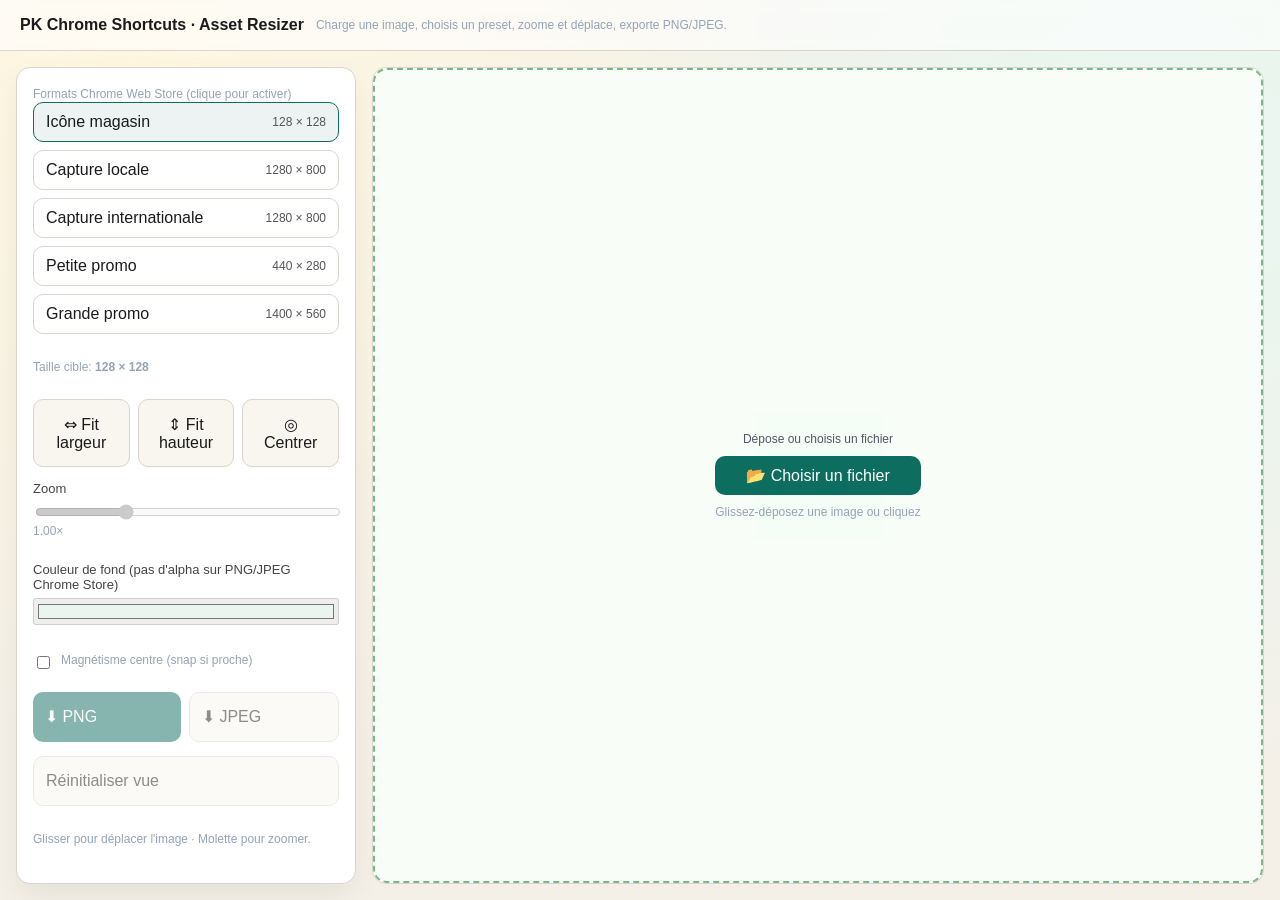
<file: src2/resizer.html>
<!doctype html>
<html lang="en">
<head>
  <meta charset="UTF-8" />
  <meta name="viewport" content="width=device-width, initial-scale=1" />
  <title>PK Chrome Web Store — Asset Resizer</title>
  <link rel="stylesheet" href="resizer.css" />
</head>
<body>
  <header>
    <strong>PK Chrome Shortcuts · Asset Resizer</strong>
    <span class="hint">Charge une image, choisis un preset, zoome et déplace, exporte PNG/JPEG.</span>
  </header>
  <main>
    <section class="panel">
      <input id="file" type="file" accept="image/*" hidden />
      <div>
        <span class="hint">Formats Chrome Web Store (clique pour activer)</span>
        <div id="presets" class="presets"></div>
      </div>
      <div>
        <span class="hint">Taille cible: <strong id="sizeLabel"></strong></span>
      </div>
      <div class="row">
        <button id="fitW">⇔ Fit largeur</button>
        <button id="fitH">⇕ Fit hauteur</button>
        <button id="center">◎ Centrer</button>
      </div>
      <label>
        <span>Zoom</span>
        <input id="zoom" type="range" min="0.2" max="3" step="0.01" value="1" />
        <div class="hint" id="zoomLabel">1.00×</div>
      </label>
      <label>
        <span>Couleur de fond (pas d'alpha sur PNG/JPEG Chrome Store)</span>
        <input id="bg" type="color" value="#eaf5ef" />
      </label>
      <label class="row" style="align-items:center; gap:8px;">
        <input id="magnet" type="checkbox" />
        <span class="hint">Magnétisme centre (snap si proche)</span>
      </label>
      <div class="row">
        <button id="downloadPng" class="primary">⬇︎ PNG</button>
        <button id="downloadJpg">⬇︎ JPEG</button>
      </div>
      <button id="reset">Réinitialiser vue</button>
      <p class="hint">Glisser pour déplacer l'image · Molette pour zoomer.</p>
    </section>

    <section class="canvas-wrap">
      <div class="preview-empty" id="previewEmpty">
        <div class="file-name" id="fileNamePreview">Dépose ou choisis un fichier</div>
        <button type="button" id="fileBrowsePreview" class="primary">📂 Choisir un fichier</button>
        <div class="hint">Glissez-déposez une image ou cliquez</div>
      </div>
      <div class="drop-hint" id="dropHint">Dépose ton image ici</div>
      <canvas id="canvas" width="1280" height="800" aria-label="Zone d'aperçu"></canvas>
    </section>
  </main>

  <script src="resizer.js"></script>
</body>
</html>
</file>
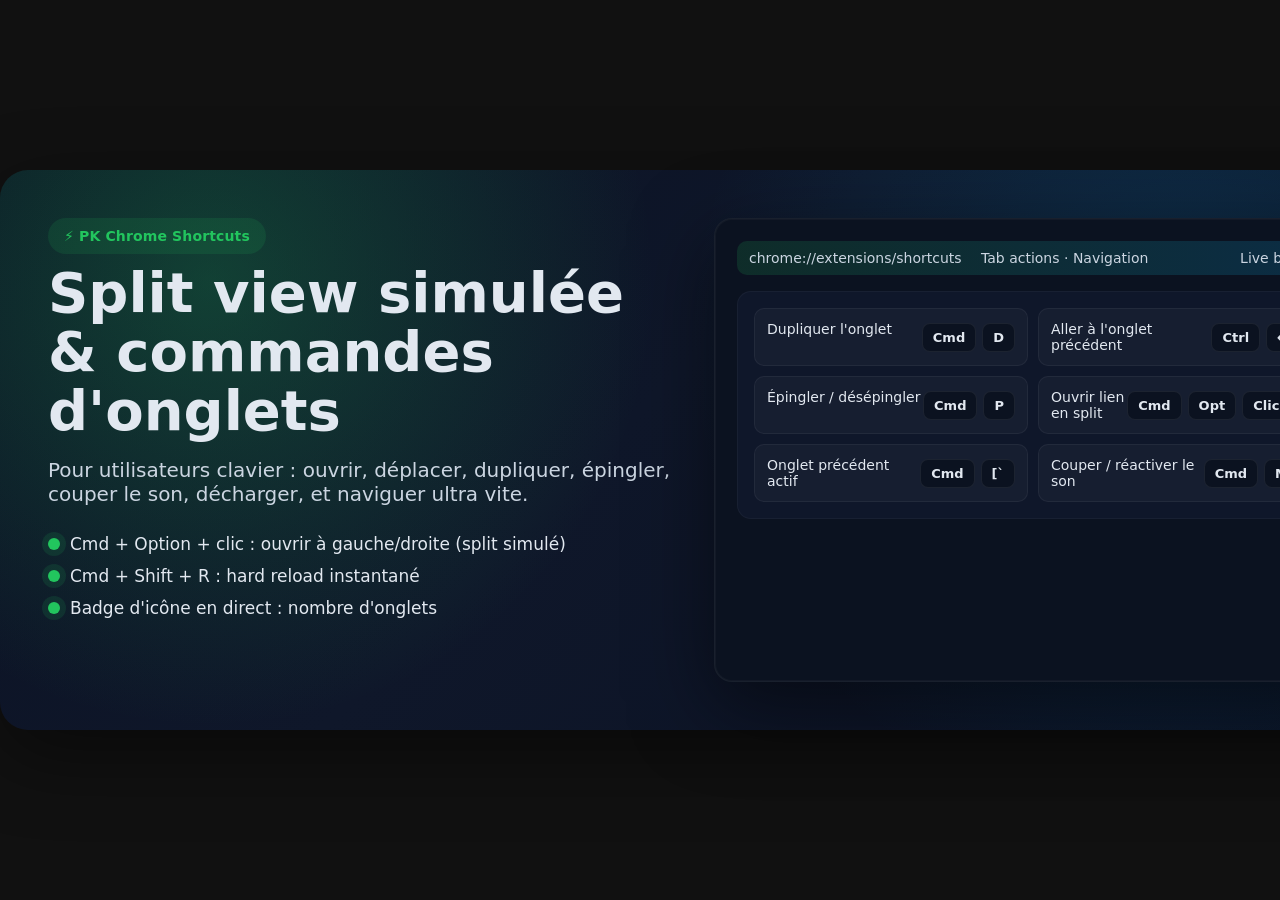
<file: src2/templates/promo.html>
<!doctype html>
<html lang="en">
<head>
  <meta charset="utf-8" />
  <title>PK Chrome Shortcuts — Promo Canvas</title>
  <style>
    :root { --w: 1400px; --h: 560px; --bg: #0f172a; --accent: #22c55e; --ink: #e2e8f0; }
    * { box-sizing: border-box; }
    body {
      margin: 0;
      background: #111;
      display: grid;
      place-items: center;
      height: 100vh;
      color: var(--ink);
      font-family: "Inter", "SF Pro Display", system-ui, -apple-system, sans-serif;
    }
    .canvas {
      width: var(--w);
      height: var(--h);
      border-radius: 28px;
      background: radial-gradient(circle at 15% 20%, rgba(34,197,94,0.25), transparent 35%),
                  radial-gradient(circle at 85% 30%, rgba(14,165,233,0.18), transparent 40%),
                  linear-gradient(135deg, #0b1224 0%, #0f172a 45%, #0b1224 100%);
      padding: 48px;
      display: grid;
      grid-template-columns: 1fr 1fr;
      gap: 28px;
      box-shadow: 0 24px 80px rgba(0,0,0,0.45);
    }
    .badge {
      display: inline-flex;
      align-items: center;
      gap: 10px;
      padding: 10px 16px;
      border-radius: 999px;
      background: rgba(34,197,94,0.12);
      color: var(--accent);
      font-weight: 700;
      letter-spacing: 0.01em;
      font-size: 14px;
    }
    .title { font-size: 56px; line-height: 1.05; margin: 10px 0 18px; color: var(--ink); }
    .subtitle { font-size: 20px; color: #cbd5e1; margin: 0 0 28px; }
    .bullets { display: grid; gap: 12px; color: #e2e8f0; font-size: 17px; }
    .bullets span { display: inline-flex; align-items: center; gap: 10px; }
    .dot { width: 12px; height: 12px; border-radius: 50%; background: var(--accent); box-shadow: 0 0 0 6px rgba(34,197,94,0.12); }
    .device {
      position: relative;
      border-radius: 18px;
      background: #0b1220;
      border: 1px solid rgba(255,255,255,0.06);
      box-shadow: inset 0 0 0 1px rgba(255,255,255,0.03), 0 24px 80px rgba(0,0,0,0.5);
      padding: 22px;
      overflow: hidden;
    }
    .bar {
      height: 34px;
      border-radius: 10px;
      background: linear-gradient(90deg, rgba(34,197,94,0.15), rgba(14,165,233,0.18));
      display: grid;
      grid-template-columns: 220px 1fr 90px;
      align-items: center;
      color: #cbd5e1;
      font-size: 14px;
      padding: 0 12px;
      gap: 12px;
      margin-bottom: 16px;
    }
    .window {
      background: #0f172a;
      border-radius: 14px;
      border: 1px solid rgba(255,255,255,0.04);
      padding: 16px;
      display: grid;
      gap: 10px;
    }
    .cmds { display: grid; grid-template-columns: repeat(2, minmax(0,1fr)); gap: 10px; }
    .cmd {
      background: rgba(255,255,255,0.03);
      border: 1px solid rgba(255,255,255,0.05);
      border-radius: 10px;
      padding: 12px;
      display: flex;
      justify-content: space-between;
      color: #e2e8f0;
      font-size: 14px;
    }
    .kbd {
      display: inline-flex;
      gap: 6px;
      align-items: center;
    }
    .key { padding: 6px 10px; border-radius: 8px; background: #0b1220; border: 1px solid rgba(255,255,255,0.07); font-weight: 700; font-size: 13px; }
  </style>
</head>
<body>
  <div class="canvas">
    <div>
      <div class="badge">⚡ PK Chrome Shortcuts</div>
      <h1 class="title">Split view simulée & commandes d'onglets</h1>
      <p class="subtitle">Pour utilisateurs clavier : ouvrir, déplacer, dupliquer, épingler, couper le son, décharger, et naviguer ultra vite.</p>
      <div class="bullets">
        <span><span class="dot"></span>Cmd + Option + clic : ouvrir à gauche/droite (split simulé)</span>
        <span><span class="dot"></span>Cmd + Shift + R : hard reload instantané</span>
        <span><span class="dot"></span>Badge d'icône en direct : nombre d'onglets</span>
      </div>
    </div>
    <div class="device">
      <div class="bar"><span>chrome://extensions/shortcuts</span><span>Tab actions · Navigation</span><span style="text-align:right;">Live badge</span></div>
      <div class="window">
        <div class="cmds">
          <div class="cmd"><span>Dupliquer l'onglet</span><span class="kbd"><span class="key">Cmd</span><span class="key">D</span></span></div>
          <div class="cmd"><span>Aller à l'onglet précédent</span><span class="kbd"><span class="key">Ctrl</span><span class="key">←</span></span></div>
          <div class="cmd"><span>Épingler / désépingler</span><span class="kbd"><span class="key">Cmd</span><span class="key">P</span></span></div>
          <div class="cmd"><span>Ouvrir lien en split</span><span class="kbd"><span class="key">Cmd</span><span class="key">Opt</span><span class="key">Click</span></span></div>
          <div class="cmd"><span>Onglet précédent actif</span><span class="kbd"><span class="key">Cmd</span><span class="key">[`</span></span></div>
          <div class="cmd"><span>Couper / réactiver le son</span><span class="kbd"><span class="key">Cmd</span><span class="key">M</span></span></div>
        </div>
      </div>
    </div>
  </div>
</body>
</html>
</file>
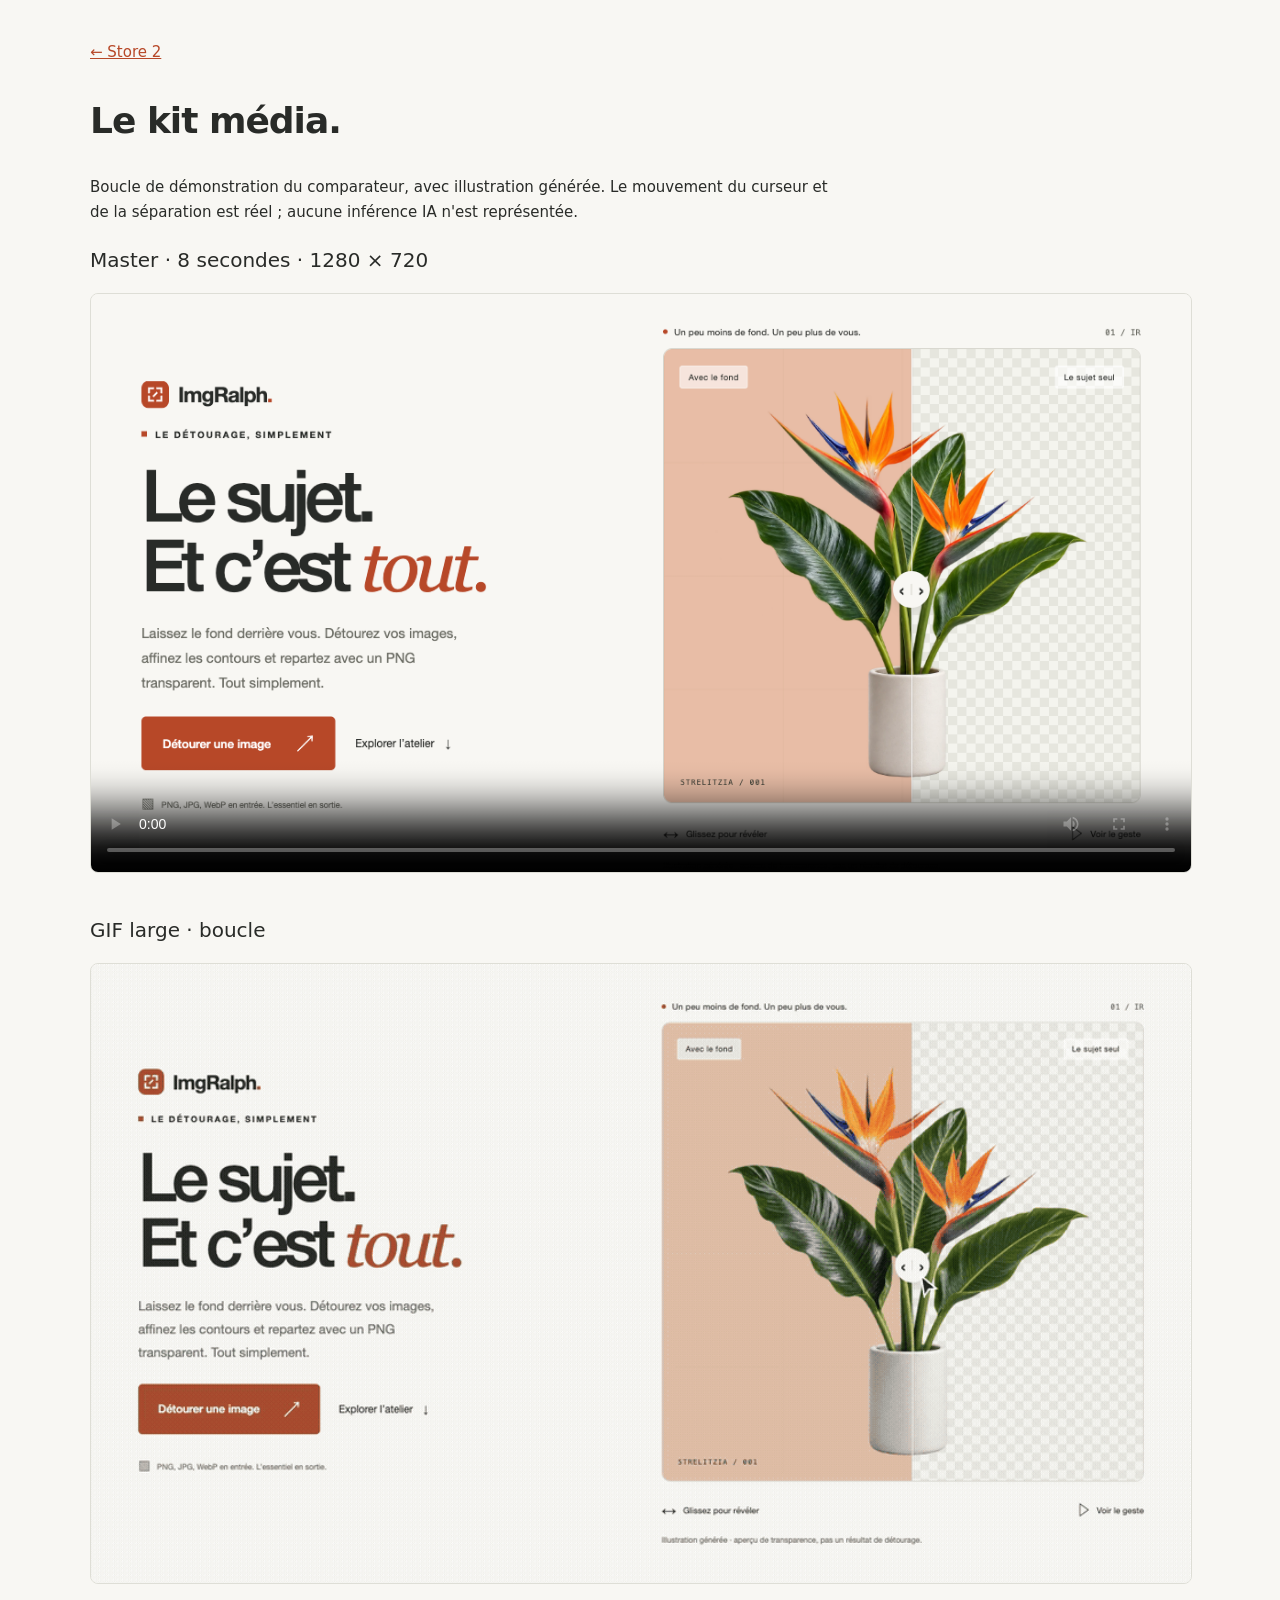
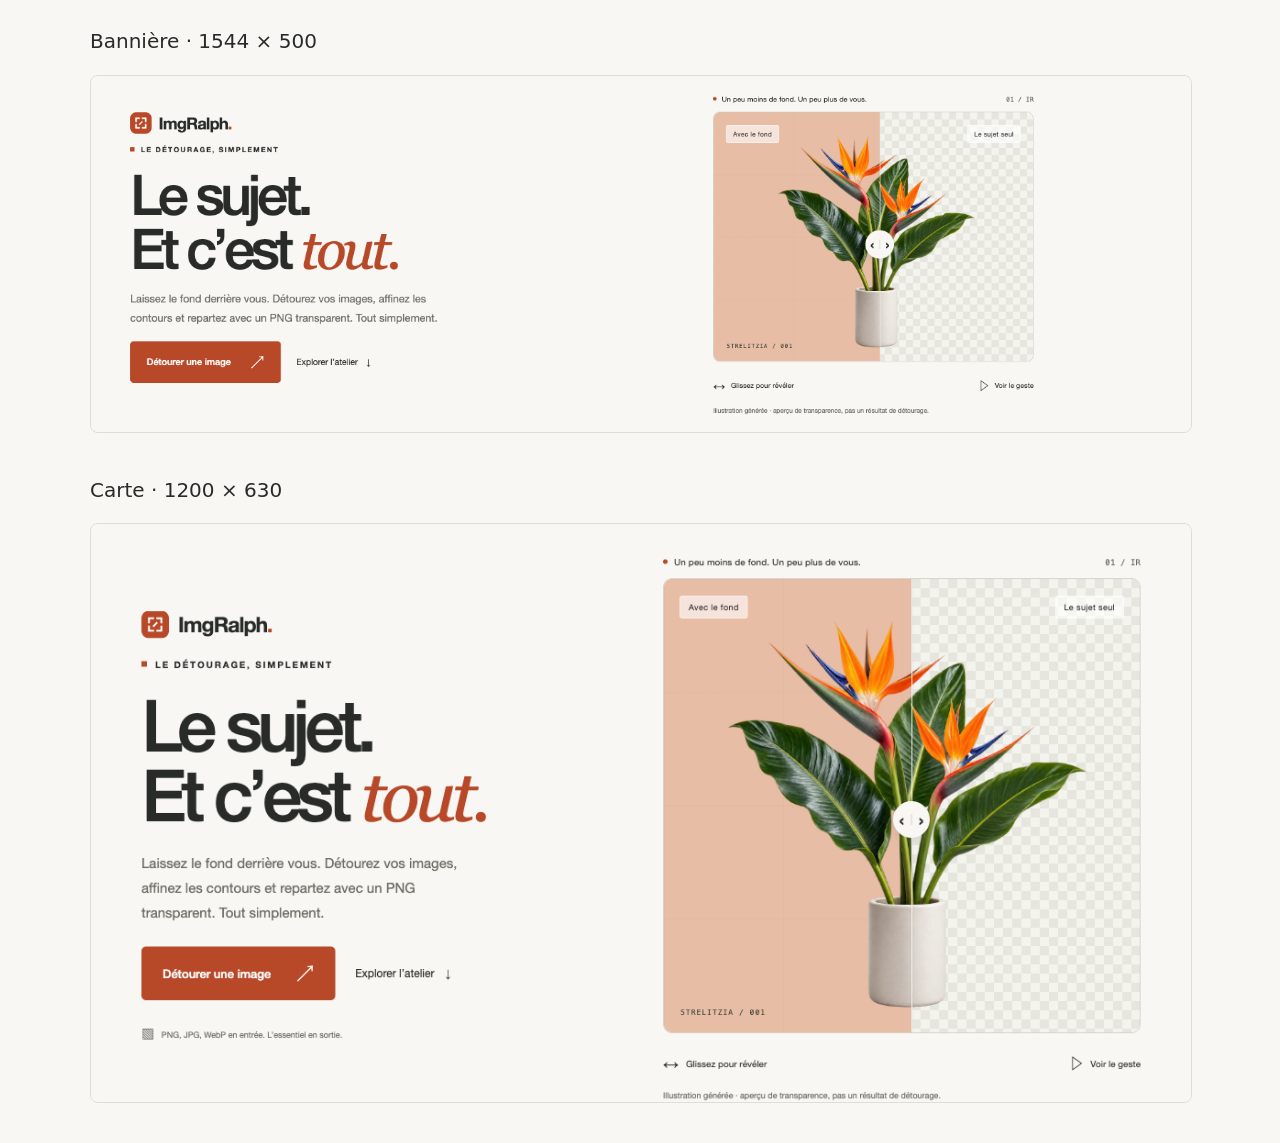
<file: store/v1/media-kit/preview.html>
<!doctype html>
<html lang="fr"><head><meta charset="utf-8"><meta name="viewport" content="width=device-width,initial-scale=1"><title>Store 2 — Revue du kit média</title><style>body{margin:40px auto;padding:0 24px;max-width:1100px;background:#f8f7f3;color:#292b28;font:15px/1.7 system-ui}h1{font-size:36px;letter-spacing:-1px}a{color:#b74828}video,img{width:100%;height:auto;display:block;border:1px solid #deded6;margin:15px 0 40px;border-radius:8px}h2{font-size:20px;font-weight:500}p{max-width:750px}</style></head><body><a href="../index.html">← Store 2</a><h1>Le kit média.</h1><p>Boucle de démonstration du comparateur, avec illustration générée. Le mouvement du curseur et de la séparation est réel ; aucune inférence IA n'est représentée.</p><h2>Master · 8 secondes · 1280 × 720</h2><video controls playsinline preload="metadata" loop src="../videos/demo.mp4" poster="../assets/card-1200x630.png"></video><h2>GIF large · boucle</h2><img src="../gifs/demo-wide.gif" alt="Comparateur animé entre fond argile et transparence"><h2>Bannière · 1544 × 500</h2><img src="../assets/banner-1544x500.png" alt="Bannière ImgRalph : Le sujet. Et c'est tout."><h2>Carte · 1200 × 630</h2><img src="../assets/card-1200x630.png" alt="Carte sociale ImgRalph"></body></html>
</file>
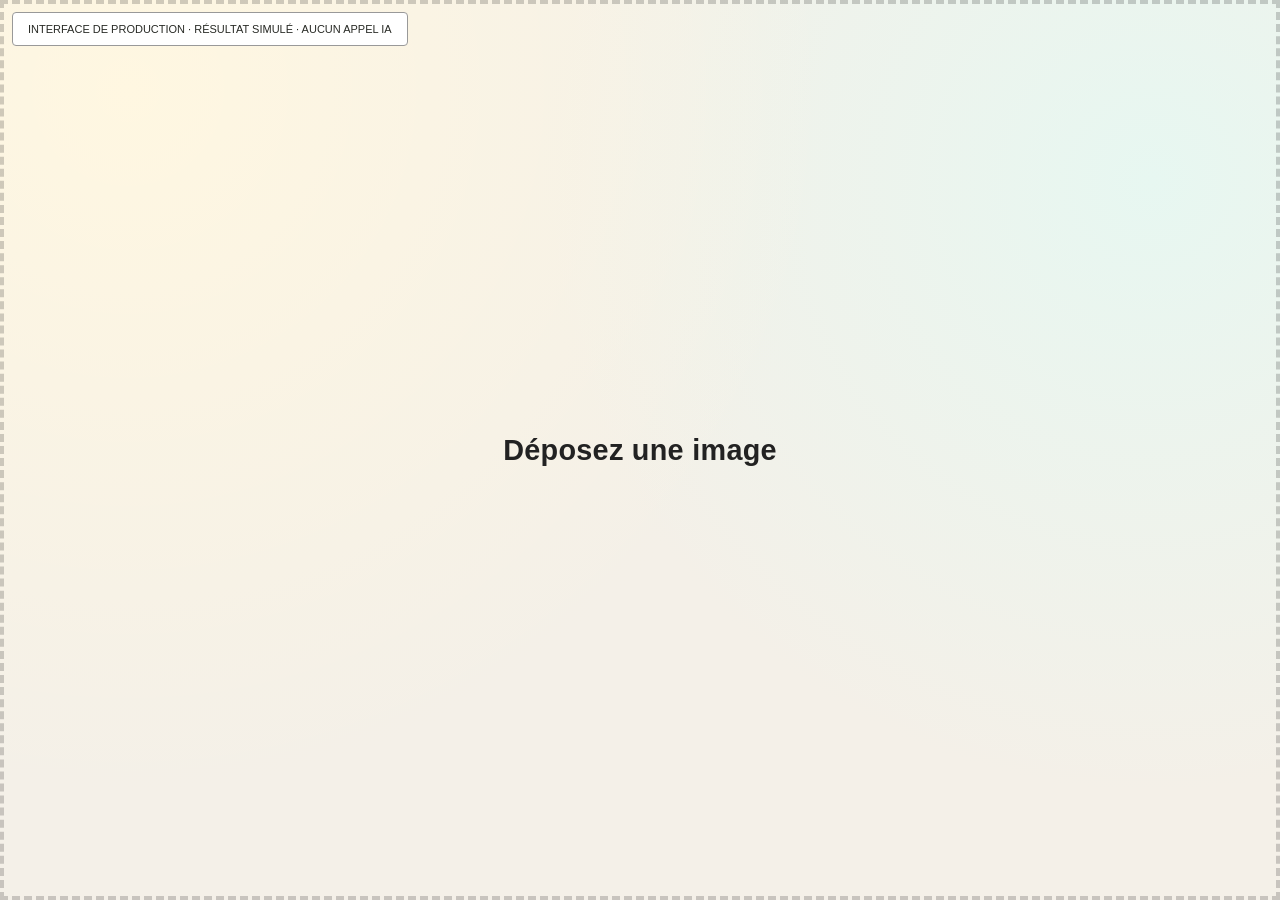
<file: store/v1/media-kit/production.html>
<!doctype html>
<html lang="fr">
<head>
  <meta charset="utf-8" />
  <meta name="viewport" content="width=device-width, initial-scale=1" />
  <title>ImgRalph — Détourage avec animation</title>
  <style>:root {
  --bg: #f4f0e8;
  --ink: #1b1b1b;
  --accent: #0d6d5f;
  --accent-glow: #14a88f;
  --panel: #ffffff;
  --border: #dad5cc;
  --voile-bg: rgba(13, 109, 95, 0.92);
  --progress-green: #22c55e;
  --progress-green-glow: #4ade80;
}

/* Fullscreen progress overlay */
.fullscreen-progress {
  position: fixed;
  inset: 0;
  z-index: 2000;
  background: rgba(0, 0, 0, 0.85);
  display: none;
  flex-direction: column;
  justify-content: center;
  align-items: center;
}

.fullscreen-progress.active {
  display: flex;
}

.fullscreen-progress-bar {
  position: absolute;
  bottom: 0;
  left: 0;
  height: 100%;
  width: 0%;
  z-index: 0;
  background: linear-gradient(
    90deg,
    var(--progress-green) 0%,
    var(--progress-green-glow) 50%,
    var(--progress-green) 100%
  );
  opacity: 0.5;
  transition: width 0.3s ease-out;
}

.fullscreen-progress-bar::after {
  content: '';
  position: absolute;
  top: 0;
  left: 0;
  right: 0;
  bottom: 0;
  background: linear-gradient(
    90deg,
    transparent 0%,
    rgba(255, 255, 255, 0.15) 50%,
    transparent 100%
  );
  animation: fullscreen-shimmer 2s ease-in-out infinite;
}

@keyframes fullscreen-shimmer {
  0% { transform: translateX(-100%); }
  100% { transform: translateX(100%); }
}

.fullscreen-progress-percent {
  position: static;
  font-size: 6rem;
  font-weight: 700;
  color: #fff;
  text-shadow: 0 4px 30px rgba(34, 197, 94, 0.5);
  font-variant-numeric: tabular-nums;
  letter-spacing: -0.02em;
  z-index: 2;
  cursor: pointer;
  user-select: none;
}

.fullscreen-progress-content {
  position: relative;
  z-index: 2;
  display: flex;
  flex-direction: column;
  align-items: center;
  gap: 18px;
  padding: 24px;
}

.download-controls {
  width: min(560px, 88vw);
}

.tol-control {
  display: grid;
  grid-template-columns: auto 1fr auto;
  gap: 12px;
  align-items: center;
  color: #fff;
  font-weight: 600;
}

.tol-label {
  font-size: 0.95rem;
  opacity: 0.95;
}

.tol-value {
  font-variant-numeric: tabular-nums;
  opacity: 0.95;
  min-width: 2ch;
  text-align: right;
}

.tol-control input[type="range"] {
  width: 100%;
  accent-color: var(--progress-green);
}

.tol-control select {
  width: 100%;
  padding: 8px 10px;
  border-radius: 10px;
  border: 1px solid rgba(255, 255, 255, 0.25);
  background: rgba(0, 0, 0, 0.35);
  color: #fff;
  font-weight: 650;
  outline: none;
}

.tol-control select:focus {
  border-color: rgba(74, 222, 128, 0.7);
  box-shadow: 0 0 0 3px rgba(74, 222, 128, 0.18);
}

.fullscreen-result {
  width: min(85vw, 1000px);
  height: min(65vh, 680px);
  border-radius: 0;
  border: none;
  background: transparent;
  display: grid;
  place-items: center;
  overflow: hidden;
  box-shadow: none;
}

.fullscreen-result img {
  max-width: 100%;
  max-height: 100%;
}

.status {
  width: min(820px, 92vw);
  text-align: center;
  color: rgba(255, 255, 255, 0.92);
  font-weight: 650;
  line-height: 1.35;
  text-shadow: 0 2px 18px rgba(0, 0, 0, 0.45);
}

.status.error {
  color: #fecaca;
}


@media (max-width: 680px) {
  .fullscreen-progress-percent {
    font-size: 3.2rem;
  }

  .fullscreen-result {
    height: min(55vh, 420px);
  }
}

* { box-sizing: border-box; }

body {
  margin: 0;
  font-family: "Avenir Next", "Gill Sans", "Trebuchet MS", sans-serif;
  color: var(--ink);
  background: radial-gradient(circle at 10% 10%, #fff7e1, transparent 50%),
              radial-gradient(circle at 90% 20%, #e7f7f1, transparent 45%),
              var(--bg);
  min-height: 100vh;
  transition: background 0.3s ease;
}

/* Voile overlay - animated veil effect on drag */
.voile {
  position: fixed;
  inset: 0;
  background: var(--voile-bg);
  z-index: 1000;
  display: flex;
  align-items: center;
  justify-content: center;
  opacity: 0;
  visibility: hidden;
  transition: opacity 0.3s ease, visibility 0.3s ease;
  backdrop-filter: blur(8px);
}

.voile.active {
  opacity: 1;
  visibility: visible;
}

.voile-content {
  text-align: center;
  color: #fff;
  transform: scale(0.9);
  transition: transform 0.3s ease;
}

.voile.active .voile-content {
  transform: scale(1);
  animation: voile-pulse 1.5s ease-in-out infinite;
}

.voile-text {
  font-size: 2.5rem;
  font-weight: 600;
  text-shadow: 0 4px 20px rgba(0, 0, 0, 0.3);
}

@keyframes voile-pulse {
  0%, 100% {
    transform: scale(1);
    opacity: 1;
  }
  50% {
    transform: scale(1.05);
    opacity: 0.9;
  }
}

/* Main app container */
.app {
  width: 100%;
  min-height: 100vh;
  margin: 0;
  padding: 0;
}

/* Dropzone area */
.dropzone-area {
  position: fixed;
  inset: 0;
  margin: 0;
}

.dropzone {
  border: 4px dashed rgba(0, 0, 0, 0.18);
  border-radius: 0;
  background: transparent;
  padding: 24px;
  text-align: center;
  cursor: pointer;
  transition: all 0.3s ease;
  width: 100%;
  height: 100%;
  display: grid;
  place-items: center;
}

.dropzone-text {
  font-size: 1.8rem;
  font-weight: 700;
  color: #222;
  letter-spacing: 0.01em;
}

.dropzone:hover {
  border-color: var(--accent);
  background: #f5f9f7;
}

.dropzone.dragover {
  border-color: var(--accent);
  border-style: solid;
  background: rgba(13, 109, 95, 0.08);
  transform: none;
}

/* Preview section */
.preview-section {
  margin-top: 24px;
  display: flex;
  justify-content: center;
}

.result-center {
  width: min(92vw, 1100px);
  display: flex;
  flex-direction: column;
  align-items: center;
  gap: 12px;
}

.canvas {
  min-height: 240px;
  border-radius: 12px;
  border: 1px solid var(--border);
  display: grid;
  place-items: center;
  overflow: hidden;
  background: #fdfdfb;
}

.result-canvas {
  width: min(92vw, 1100px);
  height: min(70vh, 720px);
}

.checker {
  background-image:
    linear-gradient(45deg, #e9e6df 25%, transparent 25%),
    linear-gradient(-45deg, #e9e6df 25%, transparent 25%),
    linear-gradient(45deg, transparent 75%, #e9e6df 75%),
    linear-gradient(-45deg, transparent 75%, #e9e6df 75%);
  background-size: 20px 20px;
  background-position: 0 0, 0 10px, 10px -10px, -10px 0px;
}

.canvas img {
  max-width: 100%;
  max-height: 100%;
}

/* Download text link */
.download-text {
  background: none;
  border: none;
  padding: 0;
  font-size: 0.95rem;
  color: var(--accent);
  text-decoration: underline;
  cursor: pointer;
}

.download-text:disabled {
  opacity: 0.5;
  cursor: not-allowed;
  text-decoration: none;
}

button {
  padding: 12px 20px;
  border: none;
  border-radius: 10px;
  font-size: 1rem;
  cursor: pointer;
  transition: all 0.2s ease;
  display: inline-flex;
  align-items: center;
  gap: 8px;
}

.btn-download {
  background: var(--accent);
  color: #fff;
}

.btn-download:hover:not(:disabled) {
  background: var(--accent-glow);
  transform: translateY(-1px);
}

.btn-download svg {
  width: 18px;
  height: 18px;
}

.btn-reset {
  background: #fff;
  color: var(--ink);
  border: 1px solid var(--border);
}

.btn-reset:hover {
  background: #f5f5f5;
}

.btn-reset--inline {
  padding: 8px 14px;
  font-size: 0.9rem;
}

button:disabled {
  opacity: 0.5;
  cursor: not-allowed;
}

/* Progress bar - animated gauge */
.progress-container {
  margin-top: 24px;
  padding: 16px 20px;
  background: var(--panel);
  border-radius: 12px;
  border: 1px solid var(--border);
  box-shadow: 0 4px 16px rgba(0,0,0,0.05);
  display: none;
}

.progress-container.active {
  display: block;
  animation: progress-appear 0.3s ease;
}

@keyframes progress-appear {
  from {
    opacity: 0;
    transform: translateY(10px);
  }
  to {
    opacity: 1;
    transform: translateY(0);
  }
}

.progress-track {
  height: 12px;
  background: linear-gradient(to right, #e6e0d6, #f0ece4);
  border-radius: 999px;
  overflow: hidden;
  position: relative;
}

.progress-track::before {
  content: '';
  position: absolute;
  inset: 0;
  background: repeating-linear-gradient(
    90deg,
    transparent,
    transparent 10px,
    rgba(255,255,255,0.1) 10px,
    rgba(255,255,255,0.1) 20px
  );
}

.progress-bar {
  height: 100%;
  width: 0%;
  background: linear-gradient(90deg, var(--accent), var(--accent-glow));
  border-radius: 999px;
  transition: width 0.3s ease;
  position: relative;
  overflow: hidden;
}

.progress-bar::after {
  content: '';
  position: absolute;
  top: 0;
  left: 0;
  right: 0;
  bottom: 0;
  background: linear-gradient(
    90deg,
    transparent 0%,
    rgba(255,255,255,0.3) 50%,
    transparent 100%
  );
  animation: progress-shimmer 1.5s ease-in-out infinite;
}

@keyframes progress-shimmer {
  0% { transform: translateX(-100%); }
  100% { transform: translateX(100%); }
}

.progress-info {
  display: flex;
  justify-content: space-between;
  align-items: center;
  margin-top: 10px;
}

.progress-text {
  font-size: 0.9rem;
  color: #555;
}

.progress-percent {
  font-size: 1.1rem;
  font-weight: 600;
  color: var(--accent);
  font-variant-numeric: tabular-nums;
}

/* Indeterminate loading state */
.progress-container.indeterminate .progress-bar {
  width: 30%;
  animation: progress-indeterminate 1.2s ease-in-out infinite;
}

@keyframes progress-indeterminate {
  0% { transform: translateX(-100%); }
  100% { transform: translateX(400%); }
}

/* Responsive */
@media (max-width: 680px) {
  .result-canvas {
    height: min(60vh, 480px);
  }

  .voile-text {
    font-size: 1.8rem;
  }
}
</style>


</head>
<body>
  <div class="voile" id="voile">
    <div class="voile-content">
      <div class="voile-text">Déposez une image</div>
    </div>
  </div>

  <!-- Fullscreen progress overlay -->
    <div class="fullscreen-progress" id="fullscreenProgress">
      <div class="fullscreen-progress-bar" id="fullscreenProgressBar"></div>
      <div class="fullscreen-progress-content">
        <div class="fullscreen-result">
          <img id="fullscreenResultImg" alt="" />
        </div>
        <div class="fullscreen-progress-percent" id="fullscreenProgressPercent" role="button" tabindex="0">0%</div>
        <div class="status" id="status" role="status" aria-live="polite"></div>
        <div class="download-controls" id="downloadControls" hidden>
          <label class="tol-control" for="engineSelect">
            <span class="tol-label">Source</span>
            <select id="engineSelect">
            <option value="api" selected>remove.bg (API)</option>
            <option value="local">Local (navigateur)</option>
          </select>
          <span class="tol-value" aria-hidden="true"></span>
        </label>
        <label class="tol-control" for="modelSelect">
          <span class="tol-label">Modèle</span>
          <select id="modelSelect">
            <option value="u2net" selected>u2net (qualité)</option>
            <option value="u2netp">u2netp (rapide)</option>
            <option value="u2net_human_seg">u2net_human_seg (humain)</option>
          </select>
          <span class="tol-value" aria-hidden="true"></span>
        </label>
        <label class="tol-control" for="toleranceRange">
          <span class="tol-label">Détourage</span>
          <input id="toleranceRange" type="range" min="-50" max="200" step="1" value="80" />
          <span class="tol-value" id="toleranceValue" aria-hidden="true">80</span>
        </label>
      </div>
    </div>
  </div>

  <main class="app">
    <section class="dropzone-area" id="dropzoneArea">
      <div id="dropzone" class="dropzone" role="button" tabindex="0">
        <span class="dropzone-text">Déposez une image</span>
        <input id="fileInput" type="file" accept="image/*" hidden />
      </div>
    </section>

  </main>


<aside style="position:fixed;top:12px;left:12px;z-index:9999;background:#fff;color:#282a25;padding:10px 15px;font:11px Arial;border:1px solid #999;border-radius:4px">INTERFACE DE PRODUCTION · RÉSULTAT SIMULÉ · AUCUN APPEL IA</aside><script>
// Fixture only. The ONNX output is an already-transparent generated PNG.
window.ort = { env: { wasm: {} } };
window.RembgWeb = {
  rembgConfig: { setCustomModelPath() {} },
  async newSession() { return {}; },
  async remove(file, { onProgress }) {
    const response = await fetch('../assets/botanical.png');
    if (!response.ok) throw new Error('Fixture PNG unavailable');
    const bitmap = await createImageBitmap(await response.blob());
    const canvas = document.createElement('canvas');
    canvas.width = 480;
    canvas.height = 480;
    canvas.getContext('2d').drawImage(bitmap, 0, 0, 480, 480);
    bitmap.close();
    const result = await new Promise(resolve => canvas.toBlob(resolve, 'image/png'));
    onProgress(1);
    return result;
  }
};
</script><script type="module">/**
 * ImgRalph - Détourage avec animation voile et barre de progression
 * Entry point loaded from `src/index.html` as an ES module.
 */

const voile = document.getElementById('voile');
const dropzone = document.getElementById('dropzone');
const dropzoneArea = document.getElementById('dropzoneArea');
const fileInput = document.getElementById('fileInput');
const fullscreenResultImg = document.getElementById('fullscreenResultImg');
const statusEl = document.getElementById('status');
const toleranceRange = document.getElementById('toleranceRange');
const toleranceValue = document.getElementById('toleranceValue');
const downloadControls = document.getElementById('downloadControls');
const modelSelect = document.getElementById('modelSelect');
const engineSelect = document.getElementById('engineSelect');

// Fullscreen progress elements
const fullscreenProgress = document.getElementById('fullscreenProgress');
const fullscreenProgressBar = document.getElementById('fullscreenProgressBar');
const fullscreenProgressPercent = document.getElementById('fullscreenProgressPercent');

let displayedProgress = 0;
let targetProgress = 0;
let progressRaf = null;
let resultReady = false;
let pendingResultUrl = null;

let selectedFile = null;
let resultBlob = null;
let modelResultBlob = null;
let resultUrl = null;
const sessionsByModel = new Map();
let currentEngine = 'api'; // 'api' | 'local'
let currentModel = 'u2net';
let processing = false;
let matteControl = 80; // -50..200 (positive = keep more)

// --- Status & Progress ---
function setStatus(msg, isError = false) {
  if (!statusEl) return;
  statusEl.textContent = msg;
  statusEl.classList.toggle('error', isError);
}

function setProgress(value, text) {
  // Show fullscreen progress
  fullscreenProgress.classList.add('active');

  if (value === null || typeof value === 'undefined') {
    // Fullscreen: show 0% when indeterminate
    targetProgress = 0;
    displayedProgress = 0;
    fullscreenProgressBar.style.width = '0%';
    fullscreenProgressPercent.textContent = '0%';
    if (progressRaf) {
      cancelAnimationFrame(progressRaf);
      progressRaf = null;
    }
  } else {
    const nextTarget = Math.max(0, Math.min(100, Math.round(value)));
    if (displayedProgress === 0 && nextTarget > 0) {
      displayedProgress = 3;
    }
    targetProgress = nextTarget;
    if (!progressRaf) {
      const tick = () => {
        const diff = targetProgress - displayedProgress;
        if (Math.abs(diff) < 0.5) {
          displayedProgress = targetProgress;
        } else {
          displayedProgress += diff * 0.08;
        }
        const pct = Math.max(0, Math.min(100, Math.round(displayedProgress)));
        fullscreenProgressBar.style.width = `${pct}%`;
        fullscreenProgressPercent.textContent = pct >= 100 ? 'Télécharger' : `${pct}%`;
        if (downloadControls) downloadControls.hidden = !(pct >= 100 && resultReady);
        if (pct >= 100 && resultReady && pendingResultUrl) {
          fullscreenResultImg.src = pendingResultUrl;
        }
        if (displayedProgress >= 100 && targetProgress >= 100) {
          progressRaf = null;
          return;
        }
        progressRaf = requestAnimationFrame(tick);
      };
      progressRaf = requestAnimationFrame(tick);
    }
  }
}

function hideProgress() {
  // Hide fullscreen progress
  fullscreenProgress.classList.remove('active');
  fullscreenProgressBar.style.width = '0%';
  fullscreenProgressPercent.textContent = '0%';
  displayedProgress = 0;
  targetProgress = 0;
  if (progressRaf) {
    cancelAnimationFrame(progressRaf);
    progressRaf = null;
  }
  if (downloadControls) downloadControls.hidden = true;
}

// --- Voile (veil) animation for drag ---
let dragCounter = 0;

function showVoile() {
  voile.classList.add('active');
}

function hideVoile() {
  voile.classList.remove('active');
}

function isImageDrag(e) {
  const dt = e.dataTransfer;
  if (!dt) return false;
  if (dt.items && dt.items.length) {
    return Array.from(dt.items).some(
      (item) => item.kind === 'file' && item.type.startsWith('image/')
    );
  }
  if (dt.files && dt.files.length) {
    return Array.from(dt.files).some((file) => file.type.startsWith('image/'));
  }
  return false;
}

document.addEventListener('dragenter', (e) => {
  if (!isImageDrag(e)) return;
  e.preventDefault();
  dragCounter++;
  if (dragCounter === 1) {
    showVoile();
  }
});

document.addEventListener('dragleave', (e) => {
  if (!isImageDrag(e)) return;
  e.preventDefault();
  dragCounter--;
  if (dragCounter <= 0) {
    dragCounter = 0;
    hideVoile();
  }
});

document.addEventListener('dragover', (e) => {
  if (!isImageDrag(e)) return;
  e.preventDefault();
});

document.addEventListener('drop', (e) => {
  if (!isImageDrag(e)) return;
  e.preventDefault();
  dragCounter = 0;
  hideVoile();

  const file = e.dataTransfer.files && e.dataTransfer.files[0];
  if (file) handleFile(file);
});

// Dropzone local hover effect
dropzone.addEventListener('dragenter', (e) => {
  if (!isImageDrag(e)) return;
  dropzone.classList.add('dragover');
});
dropzone.addEventListener('dragleave', (e) => {
  if (!isImageDrag(e)) return;
  dropzone.classList.remove('dragover');
});
dropzone.addEventListener('dragover', (e) => {
  if (!isImageDrag(e)) return;
  e.preventDefault();
});
dropzone.addEventListener('drop', () => dropzone.classList.remove('dragover'));

// Click to select file
dropzone.addEventListener('click', () => fileInput.click());
dropzone.addEventListener('keydown', (e) => {
  if (e.key === 'Enter' || e.key === ' ') {
    e.preventDefault();
    fileInput.click();
  }
});

fileInput.addEventListener('change', (e) => {
  const file = e.target.files && e.target.files[0];
  if (file) handleFile(file);
});

// --- File handling ---
function handleFile(file) {
  if (!file || !file.type.startsWith('image/')) {
    setStatus('Fichier non valide. Choisissez une image.', true);
    return;
  }

  selectedFile = file;
  resultBlob = null;
  modelResultBlob = null;
  resultReady = false;
  pendingResultUrl = null;
  if (resultUrl) {
    URL.revokeObjectURL(resultUrl);
    resultUrl = null;
  }
  fullscreenResultImg.src = '';

  if (dropzoneArea) dropzoneArea.style.display = 'none';

  setStatus('Image chargée. Lancement du détourage...');
  autoProcess();
}

// --- rembg-web Sessions ---
function getSelectedModel() {
  const value = modelSelect?.value;
  if (value === 'u2netp' || value === 'u2net' || value === 'u2net_human_seg') return value;
  return 'u2net';
}

async function ensureSession(modelName) {
  const existing = sessionsByModel.get(modelName);
  if (existing) return existing;

  if (!window.RembgWeb) {
    setStatus('Librairie rembg-web non chargée.', true);
    throw new Error('RembgWeb indisponible');
  }
  if (typeof ort === 'undefined') {
    setStatus('ONNX Runtime non chargé.', true);
    throw new Error('ort indisponible');
  }

  // Single-threaded to avoid COOP/COEP requirements
  ort.env.wasm.numThreads = 1;
  ort.env.wasm.proxy = false;

  const { newSession, rembgConfig } = window.RembgWeb;

  // Use explicit URLs so models load reliably from the same repo.
  // Note: larger models (u2net / u2net_human_seg) can take longer to download.
  const modelUrls = {
    u2net: 'https://huggingface.co/tomjackson2023/rembg/resolve/main/u2net.onnx?download=true',
    u2netp: 'https://huggingface.co/tomjackson2023/rembg/resolve/main/u2netp.onnx?download=true',
    u2net_human_seg:
      'https://huggingface.co/tomjackson2023/rembg/resolve/main/u2net_human_seg.onnx?download=true',
  };

  const url = modelUrls[modelName];
  if (!url) throw new Error(`Modèle inconnu: ${modelName}`);
  rembgConfig.setCustomModelPath(modelName, url);

  const newSess = await newSession(modelName, {
    numThreads: 1,
    proxy: false,
    simd: true,
  });
  sessionsByModel.set(modelName, newSess);
  return newSess;
}

// --- Processing ---
async function runProcess() {
  if (!selectedFile || processing) return;

  processing = true;
  setStatus('Traitement en cours...');
  setProgress(null, currentEngine === 'api' ? 'Upload vers remove.bg...' : 'Initialisation du modèle...');

  try {
    let result;
    if (currentEngine === 'api') {
      setProgress(10, 'Upload vers remove.bg...');
      result = await removeViaApi(selectedFile);
      setProgress(85, 'Résultat reçu, crop...');
    } else {
      currentModel = getSelectedModel();
      const session = await ensureSession(currentModel);
      setProgress(5, 'Modèle prêt, détourage...');

      result = await window.RembgWeb.remove(selectedFile, {
        session,
        onProgress: (p) => {
          // p is 0-1, map to 5-85 for détourage phase
          const pct = Math.round(5 + p * 80);
          if (!Number.isFinite(pct)) {
            setProgress(null, 'Détourage en cours...');
            return;
          }
          setProgress(pct, 'Détourage...');
        },
      });
    }

    modelResultBlob = result;
    await applyMatteAndCrop();
  } catch (err) {
    console.error(err);
    const message = err && typeof err.message === 'string' ? err.message : 'Impossible de détourer.';
    setStatus('Erreur: ' + message, true);
    hideProgress();
  } finally {
    processing = false;
  }
}

async function removeViaApi(file) {
  const form = new FormData();
  form.append('image', file, file.name || 'image');

  const res = await fetch('./lib/removebg-api.php', {
    method: 'POST',
    body: form,
  });

  if (!res.ok) {
    let details = '';
    try {
      const json = await res.json();
      details = json?.error ? json.error : '';
    } catch {
      // ignore
    }
    const hint =
      res.status === 500 && /api key/i.test(details)
        ? 'Vérifie `secrets/removebg.php` (api_key) sur le serveur.'
        : res.status === 402 || /insufficient|credits|payment|required/i.test(details)
          ? 'Quota/crédits remove.bg épuisés.'
          : '';
    throw new Error(
      `remove.bg API: HTTP ${res.status}${details ? ` — ${details}` : ''}${hint ? ` — ${hint}` : ''}`
    );
  }

  const blob = await res.blob();
  if (!blob || blob.size === 0) {
    throw new Error('remove.bg API returned empty response');
  }
  return blob;
}

function setResult(blob) {
  resultBlob = blob;
  if (resultUrl) URL.revokeObjectURL(resultUrl);
  resultUrl = URL.createObjectURL(blob);
  pendingResultUrl = resultUrl;
  resultReady = true;
}

function clampByte(value) {
  return Math.max(0, Math.min(255, value));
}

async function loadImageFromBlob(blob) {
  return new Promise((resolve, reject) => {
    const url = URL.createObjectURL(blob);
    const img = new Image();
    img.onload = () => {
      URL.revokeObjectURL(url);
      resolve(img);
    };
    img.onerror = () => {
      URL.revokeObjectURL(url);
      reject(new Error('Chargement image échoué.'));
    };
    img.src = url;
  });
}

function applyMatteToImageData(imageData, control) {
  const { data, width, height } = imageData;

  // Gamma curve on alpha.
  // control > 0 => gamma < 1 => boosts semi-transparent pixels (keeps more)
  // control < 0 => gamma > 1 => makes edges thinner (more aggressive)
  const tRaw = Number(control) || 0;
  const t = Math.max(-50, Math.min(200, tRaw));

  // Make the top of the slider much stronger without being too jumpy near 0.
  const keepStrength = t > 0 ? Math.pow(t / 200, 0.55) : 0; // 0..1
  const cutStrength = t < 0 ? Math.pow(Math.abs(t) / 50, 0.85) : 0; // 0..1

  const gamma = t >= 0
    ? Math.max(0.12, 1 - keepStrength * 0.92) // 1 -> ~0.08..0.12
    : Math.min(2.8, 1 + cutStrength * 1.8); // 1 -> up to ~2.8

  for (let i = 3; i < data.length; i += 4) {
    const a = data[i] / 255;
    const next = Math.pow(a, gamma) * 255;
    data[i] = clampByte(Math.round(next));
  }

  // Light dilation when control is positive.
  // radius 0..6, but only kicks in progressively (so it's still stable near 0).
  const radius = t > 0 ? Math.min(6, Math.floor(keepStrength * 6)) : 0;
  if (radius <= 0) return imageData;

  const alpha = new Uint8ClampedArray(width * height);
  for (let y = 0; y < height; y++) {
    for (let x = 0; x < width; x++) {
      alpha[y * width + x] = data[(y * width + x) * 4 + 3];
    }
  }

  const out = new Uint8ClampedArray(width * height);
  const r = radius;
  for (let y = 0; y < height; y++) {
    const y0 = Math.max(0, y - r);
    const y1 = Math.min(height - 1, y + r);
    for (let x = 0; x < width; x++) {
      const x0 = Math.max(0, x - r);
      const x1 = Math.min(width - 1, x + r);
      let m = 0;
      for (let yy = y0; yy <= y1; yy++) {
        const row = yy * width;
        for (let xx = x0; xx <= x1; xx++) {
          const v = alpha[row + xx];
          if (v > m) m = v;
        }
      }
      out[y * width + x] = m;
    }
  }

  for (let y = 0; y < height; y++) {
    for (let x = 0; x < width; x++) {
      data[(y * width + x) * 4 + 3] = out[y * width + x];
    }
  }

  return imageData;
}

async function applyMatteAndCrop() {
  const sourceBlob = modelResultBlob || resultBlob;
  if (!sourceBlob) return;

  setProgress(90, 'Recadrage...');

  try {
    const img = await loadImageFromBlob(sourceBlob);
    const width = img.naturalWidth || img.width;
    const height = img.naturalHeight || img.height;

    const canvas = document.createElement('canvas');
    const ctx = canvas.getContext('2d');
    canvas.width = width;
    canvas.height = height;
    ctx.drawImage(img, 0, 0);

    let imageData = ctx.getImageData(0, 0, width, height);
    imageData = applyMatteToImageData(imageData, matteControl);
    const { data } = imageData;
    let minX = width;
    let minY = height;
    let maxX = -1;
    let maxY = -1;

    const boundsThreshold = 1;

    for (let y = 0; y < height; y++) {
      const rowOffset = y * width * 4;
      for (let x = 0; x < width; x++) {
        const alpha = data[rowOffset + x * 4 + 3];
        if (alpha > boundsThreshold) {
          if (x < minX) minX = x;
          if (y < minY) minY = y;
          if (x > maxX) maxX = x;
          if (y > maxY) maxY = y;
        }
      }
    }

    ctx.putImageData(imageData, 0, 0);

    setProgress(95, 'Finalisation...');

    if (maxX < 0 || maxY < 0) {
      setStatus('Image entièrement transparente.');
      setProgress(100, 'Terminé');
      return;
    }

    // 1px border
    minX = Math.max(0, minX - 1);
    minY = Math.max(0, minY - 1);
    maxX = Math.min(width - 1, maxX + 1);
    maxY = Math.min(height - 1, maxY + 1);

    const newW = maxX - minX + 1;
    const newH = maxY - minY + 1;

    const outCanvas = document.createElement('canvas');
    const outCtx = outCanvas.getContext('2d');
    outCanvas.width = newW;
    outCanvas.height = newH;
    outCtx.drawImage(canvas, minX, minY, newW, newH, 0, 0, newW, newH);

    const croppedBlob = await new Promise((resolve) =>
      outCanvas.toBlob(resolve, 'image/png')
    );

    if (!croppedBlob) {
      throw new Error('Export PNG échoué.');
    }

    setResult(croppedBlob);
    setStatus('Terminé !');
    setProgress(100, 'Terminé');
  } catch (err) {
    console.error(err);
    setStatus('Erreur: ' + (err.message || 'Crop impossible.'), true);
  }
}

function autoProcess() {
  if (!selectedFile || processing) return;
  runProcess();
}

if (toleranceRange) {
  toleranceRange.value = String(matteControl);
  if (toleranceValue) toleranceValue.textContent = String(matteControl);
  toleranceRange.addEventListener('input', (e) => {
    const value = Number(e.target.value);
    if (!Number.isFinite(value)) return;
    matteControl = Math.max(-50, Math.min(200, value));
    if (toleranceValue) toleranceValue.textContent = String(matteControl);
    if (processing || !modelResultBlob) return;
    applyMatteAndCrop();
  });
}

if (modelSelect) {
  modelSelect.value = currentModel;
  modelSelect.addEventListener('change', () => {
    if (processing) return;
    currentModel = getSelectedModel();
    // Re-run the model on the original file when the user switches model.
    // This is the "other tool" part; matte slider alone won't fix model misses.
    if (!selectedFile) return;
    modelResultBlob = null;
    runProcess();
  });
}

function applyEngineUiState() {
  if (modelSelect) {
    const modelLabel = modelSelect.closest('label');
    if (modelLabel) modelLabel.style.display = currentEngine === 'local' ? '' : 'none';
  }
}

if (engineSelect) {
  engineSelect.value = currentEngine;
  applyEngineUiState();
  engineSelect.addEventListener('change', () => {
    if (processing) return;
    const value = engineSelect.value;
    currentEngine = value === 'local' ? 'local' : 'api';
    applyEngineUiState();
    if (!selectedFile) return;
    modelResultBlob = null;
    runProcess();
  });
}

// --- Init ---
hideProgress();

function triggerDownload() {
  if (!resultBlob) return;
  const a = document.createElement('a');
  a.href = resultUrl || URL.createObjectURL(resultBlob);
  a.download = 'imgralph-detoure.png';
  document.body.appendChild(a);
  a.click();
  a.remove();
}

fullscreenProgressPercent.addEventListener('click', () => {
  if (fullscreenProgressPercent.textContent !== 'Télécharger') return;
  triggerDownload();
});

fullscreenProgressPercent.addEventListener('keydown', (e) => {
  if (fullscreenProgressPercent.textContent !== 'Télécharger') return;
  if (e.key === 'Enter' || e.key === ' ') {
    e.preventDefault();
    triggerDownload();
  }
});


const engine = document.querySelector('#engineSelect');
engine.value = 'local';
engine.dispatchEvent(new Event('change'));
document.documentElement.dataset.captureReady = 'true';
</script></body>
</html>
</file>
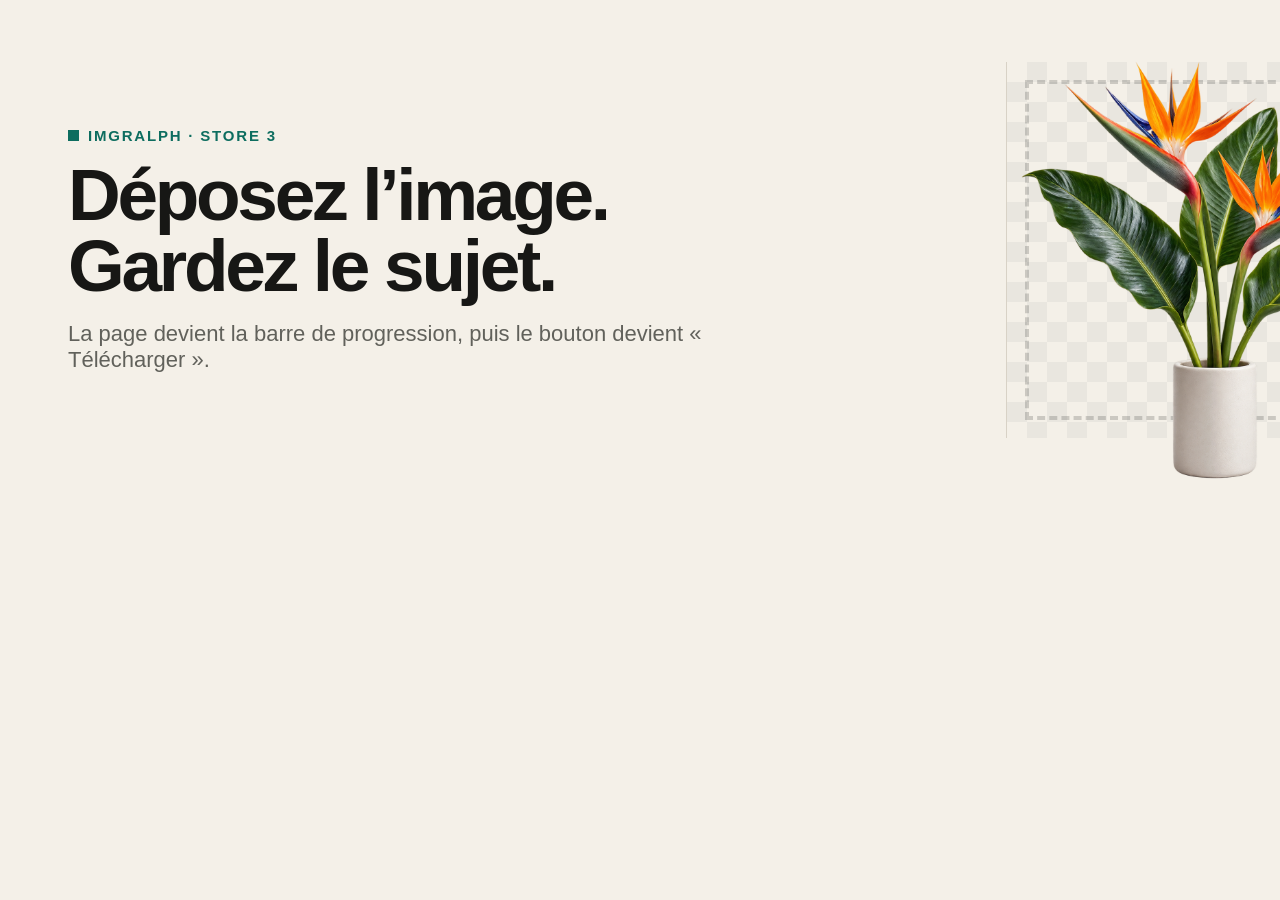
<file: store/website/media-kit/banner-source.html>
<!doctype html>
<html lang="fr">
<head>
  <meta charset="utf-8" />
  <title>Bannière Store 3</title>
  <style>
    * { box-sizing: border-box; }
    body { margin: 0; width: 1544px; height: 500px; overflow: hidden; font-family: "Avenir Next", "Gill Sans", "Trebuchet MS", sans-serif; color: #171715; background: #f4f0e8; }
    .wrap { position: relative; display: grid; grid-template-columns: 1fr 470px; align-items: center; height: 100%; padding: 62px 68px; }
    .eyebrow { display: flex; align-items: center; gap: 9px; margin: 0 0 16px; color: #0d6d5f; font-size: 15px; font-weight: 800; letter-spacing: 0.12em; text-transform: uppercase; }
    .eyebrow i { width: 11px; height: 11px; background: #0d6d5f; }
    h1 { margin: 0; max-width: 730px; font-size: 73px; line-height: 0.96; letter-spacing: -0.045em; }
    p { margin: 20px 0 0; max-width: 650px; color: #61615b; font-size: 22px; }
    .proof { position: relative; height: 100%; border-left: 1px solid #d8d2c6; background: linear-gradient(45deg, #e9e6df 25%, transparent 25%), linear-gradient(-45deg, #e9e6df 25%, transparent 25%), linear-gradient(45deg, transparent 75%, #e9e6df 75%), linear-gradient(-45deg, transparent 75%, #e9e6df 75%); background-position: 0 0, 0 20px, 20px -20px, -20px 0; background-size: 40px 40px; }
    img { position: absolute; right: 52px; bottom: -48px; width: 430px; }
    .ui { position: absolute; inset: 18px; border: 4px dashed rgba(0, 0, 0, 0.16); }
  </style>
</head>
<body>
  <main class="wrap">
    <div>
      <p class="eyebrow"><i></i>ImgRalph · Store 3</p>
      <h1>Déposez l’image. Gardez le sujet.</h1>
      <p>La page devient la barre de progression, puis le bouton devient « Télécharger ».</p>
    </div>
    <div class="proof"><span class="ui"></span><img src="../assets/subject.png" alt="" /></div>
  </main>
</body>
</html>
</file>
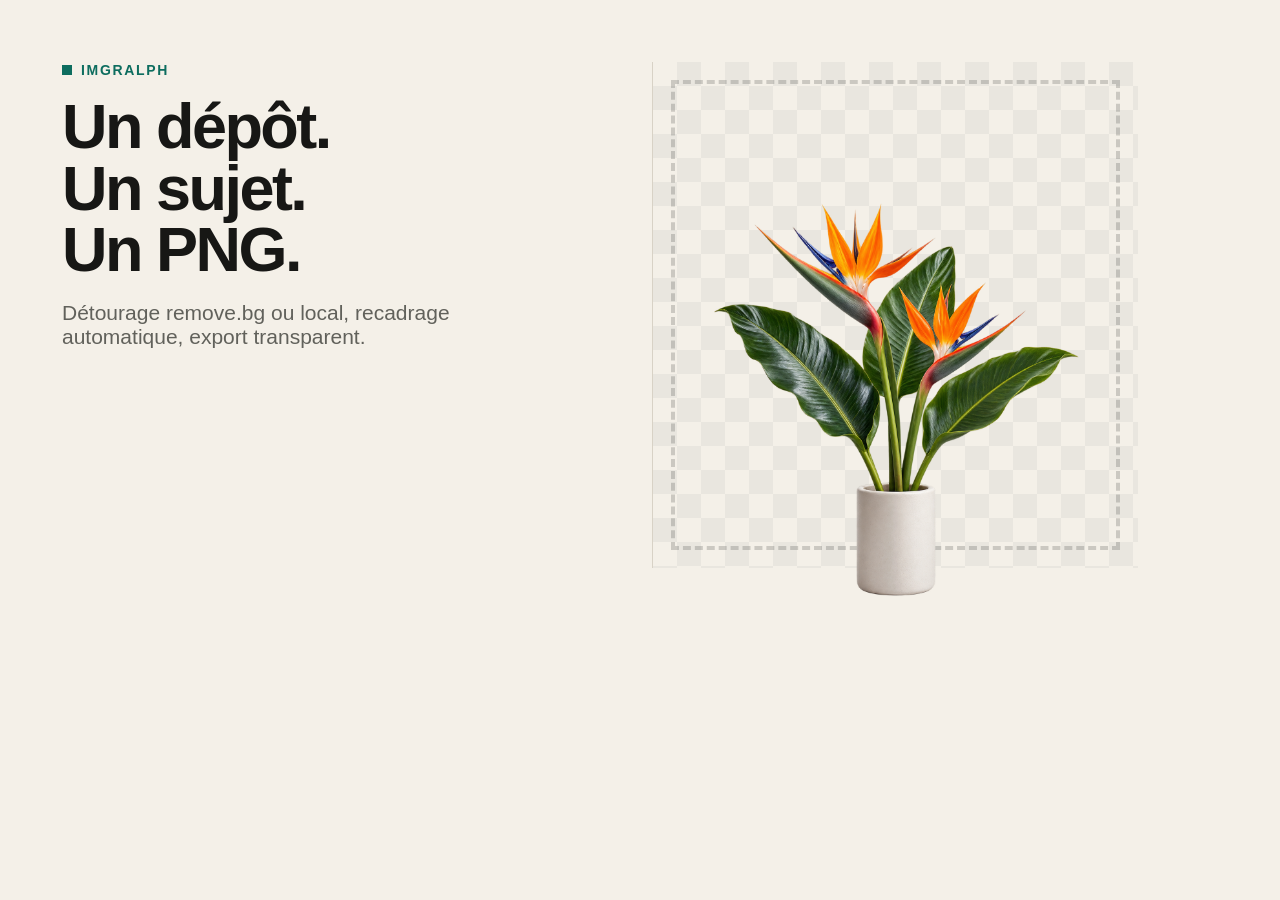
<file: store/website/media-kit/card-source.html>
<!doctype html>
<html lang="fr">
<head>
  <meta charset="utf-8" />
  <title>Carte Store 3</title>
  <style>
    * { box-sizing: border-box; }
    body { margin: 0; width: 1200px; height: 630px; overflow: hidden; font-family: "Avenir Next", "Gill Sans", "Trebuchet MS", sans-serif; color: #171715; background: #f4f0e8; }
    main { position: relative; display: grid; grid-template-columns: 590px 1fr; height: 100%; padding: 62px; }
    h1 { margin: 18px 0 0; font-size: 63px; line-height: 0.98; letter-spacing: -0.04em; }
    p { margin: 20px 0 0; max-width: 470px; color: #61615b; font-size: 21px; }
    .eyebrow { display: flex; align-items: center; gap: 9px; margin: 0; color: #0d6d5f; font-size: 14px; font-weight: 800; letter-spacing: 0.12em; text-transform: uppercase; }
    .eyebrow i { width: 10px; height: 10px; background: #0d6d5f; }
    .stage { position: relative; border-left: 1px solid #d8d2c6; background: linear-gradient(45deg, #e9e6df 25%, transparent 25%), linear-gradient(-45deg, #e9e6df 25%, transparent 25%), linear-gradient(45deg, transparent 75%, #e9e6df 75%), linear-gradient(-45deg, transparent 75%, #e9e6df 75%); background-position: 0 0, 0 24px, 24px -24px, -24px 0; background-size: 48px 48px; }
    .ui { position: absolute; inset: 18px; border: 4px dashed rgba(0, 0, 0, 0.16); }
    img { position: absolute; right: 45px; bottom: -35px; width: 405px; }
  </style>
</head>
<body>
  <main>
    <div>
      <p class="eyebrow"><i></i>ImgRalph</p>
      <h1>Un dépôt.<br>Un sujet.<br>Un PNG.</h1>
      <p>Détourage remove.bg ou local, recadrage automatique, export transparent.</p>
    </div>
    <div class="stage"><span class="ui"></span><img src="../assets/subject.png" alt="" /></div>
  </main>
</body>
</html>
</file>
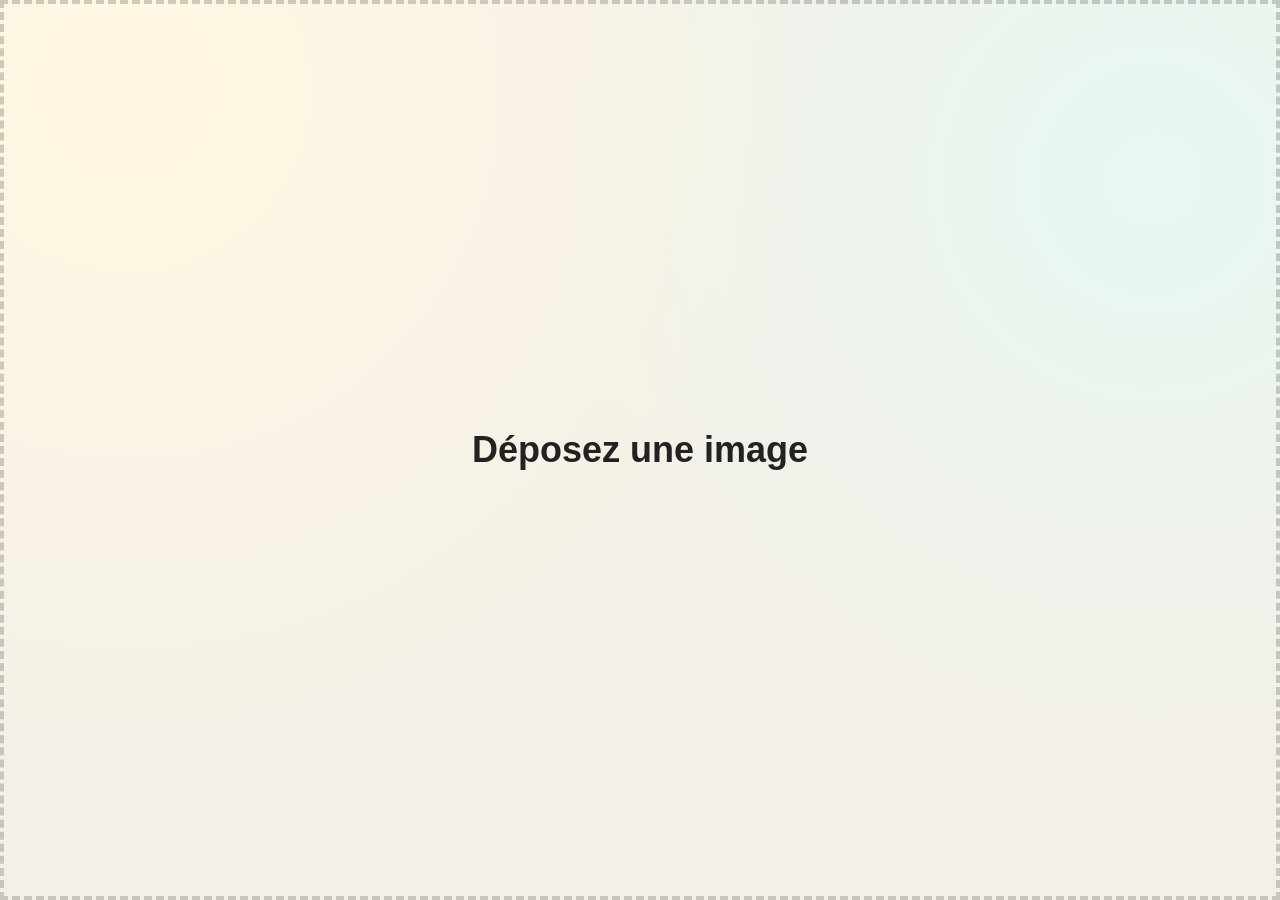
<file: store/website/media-kit/production-replica.html>
<!doctype html>
<html lang="fr">
<head>
  <meta charset="utf-8" />
  <meta name="viewport" content="width=device-width, initial-scale=1" />
  <title>ImgRalph — réplique de production</title>
  <link rel="stylesheet" href="./production-replica.css" />
</head>
<body>
  <div class="voile" id="voile">
    <div class="voile-content"><div class="voile-text">Déposez une image</div></div>
  </div>

  <div class="fullscreen-progress" id="fullscreenProgress">
    <div class="fullscreen-progress-bar" id="fullscreenProgressBar"></div>
    <div class="fullscreen-progress-content">
      <div class="fullscreen-result"><img id="result" src="../assets/subject.png" alt="" /></div>
      <div class="fullscreen-progress-percent" id="percent">0%</div>
      <div class="status" id="status"></div>
      <div class="download-controls" id="controls" hidden>
        <label class="control" for="source">Source
          <select id="source"><option selected>remove.bg (API)</option><option>Local (navigateur)</option></select>
        </label>
        <label class="control" for="model">Modèle
          <select id="model"><option selected>u2net (qualité)</option><option>u2netp (rapide)</option><option>u2net_human_seg (humain)</option></select>
        </label>
        <label class="control" for="matte">Détourage
          <input id="matte" type="range" min="-50" max="200" value="80" /><output>80</output>
        </label>
      </div>
    </div>
  </div>

  <main class="app">
    <section class="dropzone-area">
      <div class="dropzone"><span>Déposez une image</span></div>
    </section>
  </main>
</body>
</html>
</file>
<file: store/v1/style.css>
@charset "UTF-8";
:root{--paper:#f8f7f3;--ink:#292b28;--muted:#6c6d65;--line:#deded6;--accent:#b74828;--serif:Georgia,"Times New Roman",serif;--sans:"Helvetica Neue",Helvetica,Arial,sans-serif;color-scheme:light;font-family:var(--sans);font-synthesis:none;color:var(--ink);background:var(--paper)}
*{box-sizing:border-box}html{scroll-behavior:smooth;scroll-padding-top:28px}body{margin:0}button,input{font:inherit}a{color:inherit;text-decoration:none}button{color:inherit;cursor:pointer}button,a,input,summary{-webkit-tap-highlight-color:transparent}button{border:0}button:disabled{cursor:default}button:focus-visible,a:focus-visible,summary:focus-visible{outline:2px solid var(--accent);outline-offset:5px}p,h1,h2,h3,figure{margin:0}img{max-width:100%;display:block}html[lang=fr] [lang=en],html[lang=en] [lang=fr]{display:none!important}html:not(.js) .js-only{display:none!important}html:not(.js) .comparison-divider{pointer-events:none}::selection{background:#e6c8b7;color:var(--ink)}.page-shell{max-width:1680px;padding:0 64px;margin:auto}.skip-link{position:absolute;left:24px;top:-90px;padding:15px;background:var(--ink);color:white;z-index:20}.skip-link:focus{top:12px}.header{height:108px;display:flex;align-items:center;justify-content:space-between;border-bottom:1px solid var(--line);gap:24px}.brand{display:inline-flex;align-items:center;gap:10px;font-size:24px;font-weight:750;letter-spacing:-1px;white-space:nowrap}.brand-dot{color:var(--accent)}.navigation{display:flex;align-items:center;gap:36px;font-size:13px}.navigation a,.quiet-link,.footer a{transition:color .18s}.navigation a:hover,.quiet-link:hover,.footer a:hover{color:var(--accent)}.header-actions{display:flex;align-items:center;gap:25px}.languages{display:flex;align-items:center;gap:1px;font-size:11px}.languages button{background:none;min-width:30px;min-height:40px;padding:5px;color:var(--muted)}.languages button[aria-pressed=true]{font-weight:750;color:var(--ink)}.languages>span{color:#aaa}.header-cta{display:flex;gap:22px;align-items:center;background:var(--ink);color:#fff;padding:13px 19px;border-radius:5px;font-size:12px}.header-cta:hover{background:var(--accent)}.hero{display:grid;grid-template-columns:1fr 1.04fr;align-items:center;gap:60px;padding:82px 0 66px}.eyebrow{display:flex;align-items:center;gap:9px;text-transform:uppercase;letter-spacing:1.8px;font-size:10px;font-weight:600;line-height:1.6}.tiny-square{width:6px;height:6px;background:var(--accent);display:inline-block}.hero h1{font-weight:500;font-size:clamp(70px,6.8vw,114px);line-height:.98;letter-spacing:-6px;margin:27px 0}.hero em,h2 em{font-family:var(--serif);font-weight:400;color:var(--accent);letter-spacing:-5px}.hero-description{font-size:16px;color:var(--muted);line-height:1.8;max-width:370px}.hero-actions{display:flex;align-items:center;gap:22px;flex-wrap:wrap;margin:30px 0 26px}.button{display:inline-flex;align-items:center;justify-content:center;gap:28px;font-size:13px;font-weight:500;min-height:50px;padding:15px 23px;border-radius:5px;transition:background .18s,transform .18s}.button.primary{background:var(--accent);color:#fff}.button.primary:hover{background:#92391f;transform:translateY(-2px)}.button>span[aria-hidden]{font-size:19px}.quiet-link{display:inline-flex;align-items:center;gap:12px;font-size:12px}.hero-footnote{display:flex;align-items:center;gap:8px;font-size:10px;color:var(--muted);line-height:1.7}.mini-icon{font-size:16px}.hero-visual{min-width:0;position:relative}.visual-topline,.visual-bottomline{display:flex;justify-content:space-between;align-items:center;font-size:10px;gap:10px}.visual-topline{margin-bottom:12px;letter-spacing:.1px}.visual-topline>span:first-child{display:flex;gap:7px;align-items:center}.status-dot{display:block;background:var(--accent);width:5px;height:5px;border-radius:50%;flex-shrink:0}.specimen-number{font-family:monospace;font-size:9px;color:var(--muted);white-space:nowrap}.comparison{position:relative;aspect-ratio:1.065;border:1px solid #d5d4cb;border-radius:10px;overflow:hidden;isolation:isolate}.checker{background-color:#f4f4ee;background-image:conic-gradient(#e6e6de 25%,transparent 0 50%,#e6e6de 0 75%,transparent 0);background-size:20px 20px}.canvas-background,.before-background,.specimen-grid{position:absolute;inset:0}.before-background{background:#e7bda5;clip-path:inset(0 calc(100% - var(--split)) 0 0)}.specimen-grid{background-image:linear-gradient(#9c6b4115 1px,transparent 1px),linear-gradient(90deg,#9c6b4115 1px,transparent 1px);background-size:25% 25%;opacity:.5;clip-path:inset(0 calc(100% - var(--split)) 0 0)}.botanical{position:absolute;width:88%;height:88%;object-fit:contain;left:6%;top:8%;pointer-events:none}.image-label{position:absolute;top:18px;z-index:2;font-size:9px;letter-spacing:.4px;background:#fff9;padding:6px 9px;border:1px solid #fff6;border-radius:3px}.before-label{left:17px}.after-label{right:17px}.comparison-divider{position:absolute;top:0;bottom:0;left:var(--split);width:1px;background:#ffffffe6;pointer-events:none;z-index:3;box-shadow:0 0 0 1px #292b2810}.comparison-divider>span{position:absolute;top:53%;left:0;transform:translate(-50%,-50%);width:40px;height:40px;display:flex;align-items:center;justify-content:center;gap:7px;background:var(--paper);border-radius:50%;font-size:24px;box-shadow:0 2px 12px #292b2820}.comparison-divider i{width:1px;height:12px;background:#d5d5cb}.comparison-input{position:absolute;inset:0;width:100%;height:100%;margin:0;opacity:0;cursor:ew-resize;z-index:4;touch-action:pan-y}.comparison:has(input:focus-visible){outline:3px solid var(--accent);outline-offset:5px}.canvas-caption{position:absolute;bottom:17px;left:18px;font-size:8px;font-family:monospace;letter-spacing:1px;color:#373a32}.visual-bottomline{padding:14px 0 9px}.drag-hint{display:flex;align-items:center;gap:8px}.drag-hint>span:first-child{font-size:17px}.play-button{display:flex;align-items:center;gap:7px;background:transparent;padding:7px 0;font-size:10px}.play-button:hover{color:var(--accent)}.play-button>span:first-child{font-size:16px}.hero-visual figcaption{font-size:9px;line-height:1.5;color:var(--muted)}.demo-cursor{position:absolute;left:0;top:0;width:24px;height:28px;z-index:8;pointer-events:none;opacity:0}.demo-cursor svg{width:100%;height:100%}.feature-strip{border-block:1px solid var(--line);display:flex;justify-content:space-between;gap:24px;padding:24px 30px;font-size:12px}.feature-strip>span{display:flex;gap:11px;align-items:center}.strip-icon{font-size:20px;color:var(--accent)}.section{padding:100px 0}.section-heading h2{font-weight:500;font-size:40px;line-height:1.12;letter-spacing:-1.8px;margin-top:18px}.workflow{display:grid;grid-template-columns:1fr 1.5fr;gap:70px}.steps{display:grid;grid-template-columns:repeat(3,1fr);gap:34px}.steps article{border-top:1px solid var(--line);padding-top:18px}.step-number{color:var(--accent);font:11px monospace}.steps h3{font-weight:500;letter-spacing:-.5px;font-size:22px;margin:24px 0 12px}.steps p{font-size:12px;line-height:1.8;color:var(--muted)}.playground{display:grid;grid-template-columns:1fr 1fr;padding:0;min-height:530px;border:1px solid var(--line);border-radius:8px;overflow:hidden;background:#f1f0ea}.playground-art{position:relative;display:grid;place-items:center;min-height:530px;border-right:1px solid var(--line)}.playground-art img{width:80%;height:420px;object-fit:contain}.corner-note{position:absolute;top:25px;left:27px;right:27px;display:flex;justify-content:space-between;font-size:10px;color:#3e4238}.corner-note>span:last-child{font-size:18px}.art-index{position:absolute;bottom:24px;left:27px;font:9px monospace;color:#3e4238;letter-spacing:.9px}.playground-art.dark .corner-note,.playground-art.dark .art-index{color:#f8f7f3}.playground-copy{padding:65px 58px;align-self:center}.playground-copy .eyebrow{gap:12px;flex-wrap:wrap}.edition{color:var(--muted);font:8px monospace;letter-spacing:.1px;border:1px solid #d3d3c9;border-radius:3px;padding:4px 5px}.playground-copy h2{font-size:44px;line-height:1.07;font-weight:500;letter-spacing:-2px;margin:20px 0}.playground-copy h2 em{letter-spacing:-2px}.playground-copy>p:not(.eyebrow):not(.small-note):not(.swatch-status){color:var(--muted);font-size:13px;line-height:1.85;max-width:350px}.swatches{display:flex;gap:12px;margin:27px 0 12px}.swatch{height:34px;width:34px;border-radius:50%;background-color:var(--swatch);border:1px solid #292b2822;position:relative;background-size:12px 12px}.swatch[aria-pressed=true]::after{content:"";position:absolute;inset:-5px;border:1px solid var(--ink);border-radius:50%}.swatch:hover{transform:translateY(-2px)}.swatch-status{font-size:10px;color:var(--muted);min-height:15px}.playground-actions{display:flex;flex-wrap:wrap;align-items:center;gap:26px;margin-top:28px}.text-link{font-size:12px;display:inline-flex;gap:18px;padding-bottom:5px;border-bottom:1px solid var(--ink)}.text-link:hover{color:var(--accent);border-color:var(--accent)}.reset-button{background:transparent;font-size:10px;color:var(--muted);padding:9px 0;display:flex;gap:7px}.small-note{font-size:9px;line-height:1.6;color:var(--muted);margin-top:13px}.details{display:grid;grid-template-columns:1fr 1.08fr;gap:80px}.details .quiet-link{margin-top:28px}.faq{border-top:1px solid var(--line)}.faq details{border-bottom:1px solid var(--line)}.faq summary{list-style:none;display:flex;align-items:center;justify-content:space-between;gap:16px;padding:22px 0;font-size:14px;cursor:pointer}.faq summary::-webkit-details-marker{display:none}.plus{font-size:20px;font-weight:300;color:var(--muted);transition:transform .2s}.faq details[open] .plus{transform:rotate(45deg)}.faq details>div{padding:0 24px 23px 0}.faq p{font-size:12px;line-height:1.9;color:var(--muted);max-width:480px}.closing{position:relative;border-block:1px solid var(--line);padding:65px 25px 60px;text-align:center;background:#eeeee5;overflow:hidden}.closing .eyebrow{justify-content:center}.closing h2{font-size:clamp(40px,4.2vw,68px);letter-spacing:-2.5px;font-weight:500;margin:18px 0 27px;line-height:1.12}.closing h2 em{letter-spacing:-2.5px}.closing p:last-child{font-size:11px;color:var(--muted);margin-top:20px}.closing-mark{position:absolute;right:28px;top:15px;color:#b9bcab;font-size:54px;font-weight:200}.footer{display:flex;align-items:center;justify-content:space-between;gap:24px;padding:35px 0}.footer .brand{font-size:19px}.footer>p{font:8px monospace;letter-spacing:.8px;color:var(--muted);display:flex;gap:12px}.footer>div{display:flex;gap:23px;font-size:10px}
@media(min-width:1700px){.hero{gap:90px;padding-top:95px;padding-bottom:85px}.hero-description{font-size:18px;max-width:420px}.hero-actions{margin-top:38px}.hero h1{margin-block:32px}.visual-topline,.visual-bottomline{font-size:12px}.hero-visual figcaption{font-size:10px}}
@media(max-width:1199px){.page-shell{padding:0 36px}.hero{gap:30px;padding:60px 0}.hero h1{font-size:clamp(65px,7.2vw,86px);letter-spacing:-4.5px}.hero-actions{gap:16px}.hero-description{font-size:14px}.hero-actions .button{font-size:12px;padding:14px 17px;gap:16px}.hero-footnote{font-size:9px}.workflow{gap:35px;grid-template-columns:1fr 1.6fr}.section-heading h2{font-size:32px}.steps{gap:22px}.playground-copy{padding:42px 36px}.playground-copy h2{font-size:36px}.playground-art{min-height:480px}.playground-art img{height:365px}.details{gap:48px}.visual-topline{font-size:8px}}
@media(max-width:900px){.page-shell{padding:0 28px}.header{height:88px}.navigation{gap:20px;font-size:12px}.header-actions{gap:14px}.header-cta{gap:10px;padding:12px}.hero{grid-template-columns:1fr 1fr;gap:24px}.hero h1{font-size:60px;letter-spacing:-3.5px}.hero .eyebrow{font-size:8px;letter-spacing:1.1px}.hero-description{font-size:13px}.hero-actions{gap:17px;margin:23px 0 18px}.hero-actions .quiet-link{font-size:11px}.comparison{aspect-ratio:.86}.botanical{width:100%;left:0;height:85%;top:11%}.visual-topline{font-size:8px;line-height:1.6}.specimen-number{display:none}.image-label{font-size:8px;top:12px;padding:5px 6px}.before-label{left:10px}.after-label{right:10px}.feature-strip{padding:22px 0;gap:18px;font-size:10px}.feature-strip>span{gap:7px}.section{padding:75px 0}.workflow{grid-template-columns:1fr;gap:35px}.steps{gap:40px}.steps h3{margin-top:18px}.playground{padding:0;min-height:450px}.playground-art{min-height:450px}.playground-copy{padding:34px 28px}.playground-copy h2{font-size:32px}.playground-art img{height:340px;width:90%}.edition{display:none}.playground-actions{gap:14px}.details{gap:30px}.details h2{font-size:29px}.footer{flex-wrap:wrap;gap:20px}.footer>p{order:3;width:100%;justify-content:space-between}.closing h2{font-size:42px}}
@media(max-width:620px){.page-shell{padding:0 22px}.header{height:80px;gap:10px}.brand{font-size:23px}.brand img{width:28px;height:28px}.navigation{display:none}.header-actions{gap:10px}.header-cta{font-size:10px;padding:10px 12px;gap:12px}.languages{font-size:10px}.languages button{min-width:23px;padding:2px}.hero{grid-template-columns:1fr;padding:47px 0 32px;gap:38px}.hero h1{font-size:clamp(58px,16vw,86px);letter-spacing:-3.7px;margin:21px 0}.hero .eyebrow{font-size:8px;letter-spacing:1.4px}.hero-description{font-size:14px;line-height:1.8;max-width:370px}.hero-actions{margin:24px 0 16px;gap:20px}.hero-actions .button{padding:14px 18px;font-size:12px}.hero-footnote{font-size:9px}.comparison{aspect-ratio:1.02}.botanical{width:88%;left:6%;height:88%;top:8%}.visual-topline{font-size:9px;margin-bottom:10px}.specimen-number{display:inline;font-size:8px}.image-label{top:14px;font-size:8px}.before-label{left:14px}.after-label{right:14px}.hero-visual figcaption{font-size:8px}.visual-bottomline{font-size:10px}.feature-strip{flex-direction:column;gap:17px;padding:24px 3px;font-size:11px}.feature-strip>span{gap:12px}.feature-strip .strip-icon{width:20px}.section{padding:55px 0}.section-heading h2{font-size:35px;letter-spacing:-1.8px}.steps{grid-template-columns:1fr;gap:24px}.steps article{display:grid;grid-template-columns:35px 1fr;column-gap:12px}.step-number{padding-top:4px}.steps h3{margin:0 0 8px;font-size:21px}.steps p{grid-column:2;font-size:12px;max-width:300px}.workflow{gap:32px}.playground{grid-template-columns:1fr;padding:0}.playground-art{border-right:0;border-bottom:1px solid var(--line);min-height:390px}.playground-art img{height:305px;width:80%}.playground-copy{padding:34px 26px 36px}.playground-copy h2{font-size:39px}.edition{display:inline}.playground-copy .eyebrow{font-size:9px;gap:10px}.playground-actions{gap:25px}.swatches{gap:17px}.swatch{width:36px;height:36px}.details{grid-template-columns:1fr;gap:30px}.details h2{font-size:34px}.details .quiet-link{margin-top:20px}.faq summary{font-size:13px;padding:22px 0}.closing{padding:49px 22px}.closing h2{font-size:44px;letter-spacing:-2.5px;max-width:340px;margin:20px auto 25px}.closing h2 em{letter-spacing:-2.5px}.closing-mark{font-size:33px;right:18px;top:13px}.closing p:last-child{font-size:10px;line-height:1.7}.footer{padding:30px 0;gap:22px}.footer .brand{font-size:19px}.footer>div{font-size:9px;gap:13px}.footer>p{font-size:7px;letter-spacing:.6px}.button{min-height:48px}}
@media(prefers-reduced-motion:reduce){html{scroll-behavior:auto}*,*::before,*::after{animation:none!important;transition:none!important}.button.primary:hover,.swatch:hover{transform:none}}
/* The media exports use the actual landing and its own comparison controller. */
.export-brand{display:none}
html:not(.js) .comparison-divider>span{display:none}
html:not(.js) .hero-visual figcaption{margin-top:14px}
html[data-export] .export-brand{display:flex;margin-bottom:20px;font-size:23px}
html[data-export] .header,html[data-export] .feature-strip,html[data-export] .section,html[data-export] .closing,html[data-export] .footer{display:none}
html[data-export] .page-shell{padding:0 55px;max-width:none}
html[data-export] .hero{height:100vh;padding:35px 0;gap:48px;grid-template-columns:1fr 1fr}
html[data-export] .hero h1{font-size:78px;margin:20px 0}
html[data-export] .hero .hero-description{font-size:15px}
html[data-export] .hero-visual .comparison{aspect-ratio:1.05}
html[data-export] .hero .hero-footnote{font-size:9px}
html[data-export=banner] .hero h1{font-size:78px;margin:16px 0}
html[data-export=banner] .hero{grid-template-columns:1.15fr 1fr;gap:110px;padding:26px 0}
html[data-export=banner] .hero-visual{max-width:450px}
html[data-export=banner] .hero-visual .comparison{aspect-ratio:1.28}
html[data-export=banner] .hero-actions{margin:20px 0}
html[data-export=banner] .hero-description{max-width:460px}
html[data-export=banner] .export-brand{margin-bottom:14px}
html[data-export=banner] .hero-footnote{display:none}
html[data-export=card] .hero-actions,html[data-export=video] .hero-actions{margin:24px 0}
</file>
<file: store/website/style.css>
:root {
  --bg: #f4f0e8;
  --paper: #fbf8f2;
  --ink: #171715;
  --muted: #61615b;
  --line: #d8d2c6;
  --accent: #0d6d5f;
  --progress: #22c55e;
  --progress-glow: #4ade80;
  --shadow: 0 24px 70px rgba(23, 23, 21, 0.12);
}

* { box-sizing: border-box; }
html { scroll-behavior: smooth; }
body {
  margin: 0;
  min-width: 320px;
  color: var(--ink);
  background: var(--bg);
  font-family: "Avenir Next", "Gill Sans", "Trebuchet MS", sans-serif;
  line-height: 1.5;
  -webkit-font-smoothing: antialiased;
}

img { display: block; max-width: 100%; }
a { color: inherit; }
button, select { font: inherit; }

.skip {
  position: fixed;
  top: 12px;
  left: 12px;
  z-index: 100;
  padding: 10px 14px;
  color: white;
  background: var(--ink);
  transform: translateY(-160%);
}
.skip:focus { transform: translateY(0); }

.topbar {
  position: sticky;
  top: 0;
  z-index: 50;
  display: grid;
  grid-template-columns: 1fr auto 1fr;
  align-items: center;
  min-height: 76px;
  padding: 0 clamp(18px, 4vw, 64px);
  border-bottom: 1px solid var(--line);
  background: rgba(244, 240, 232, 0.9);
  backdrop-filter: blur(16px);
}
.brand {
  display: flex;
  align-items: center;
  gap: 11px;
  font-size: 20px;
  font-weight: 800;
  letter-spacing: -0.02em;
  text-decoration: none;
}
.topnav {
  display: flex;
  justify-content: center;
  gap: clamp(16px, 4vw, 44px);
  font-size: 14px;
}
.topnav a { color: var(--muted); text-decoration: none; }
.topnav a:hover { color: var(--ink); }
.top-actions {
  display: flex;
  justify-content: flex-end;
  align-items: center;
  gap: 14px;
}
.lang-switch {
  display: flex;
  overflow: hidden;
  border: 1px solid var(--line);
  border-radius: 999px;
  background: white;
}
.lang-switch button {
  min-width: 42px;
  padding: 7px 0;
  border: 0;
  color: var(--muted);
  background: transparent;
  cursor: pointer;
}
.lang-switch button[aria-pressed="true"] {
  color: white;
  background: var(--ink);
}
.open-tool {
  padding: 10px 16px;
  border-radius: 999px;
  color: white;
  background: var(--ink);
  font-size: 14px;
  font-weight: 650;
  text-decoration: none;
}

.hero {
  display: grid;
  grid-template-columns: minmax(0, 0.96fr) minmax(0, 1.04fr);
  gap: clamp(28px, 5vw, 90px);
  align-items: center;
  width: min(1480px, calc(100% - 72px));
  min-height: calc(100vh - 76px);
  margin: 0 auto;
  padding: 54px 0;
}
.eyebrow {
  display: flex;
  align-items: center;
  gap: 10px;
  margin: 0 0 22px;
  color: var(--accent);
  font-size: 12px;
  font-weight: 800;
  letter-spacing: 0.14em;
  text-transform: uppercase;
}
.eyebrow span:first-child {
  width: 10px;
  height: 10px;
  background: var(--accent);
}
h1 {
  max-width: 760px;
  margin: 0;
  font-size: clamp(42px, 5.35vw, 78px);
  line-height: 0.95;
  letter-spacing: -0.045em;
}
h1 span { display: block; }
.lede {
  max-width: 590px;
  margin: 26px 0 0;
  color: var(--muted);
  font-size: clamp(17px, 1.3vw, 21px);
}
.hero-actions, .final-actions, .signature-actions {
  display: flex;
  flex-wrap: wrap;
  align-items: center;
  gap: 12px;
  margin-top: 34px;
}
.primary, .ghost {
  display: inline-flex;
  align-items: center;
  justify-content: center;
  min-height: 48px;
  padding: 12px 22px;
  border-radius: 999px;
  font-weight: 700;
  text-decoration: none;
  cursor: pointer;
}
.primary {
  color: white;
  background: var(--accent);
}
.primary:hover { background: #0a5c50; }
.ghost {
  color: var(--ink);
  border: 1px solid var(--ink);
  background: transparent;
}
.ghost:hover { background: rgba(23, 23, 21, 0.06); }
.support-button {
  display: inline-flex;
  align-items: center;
  justify-content: center;
  gap: 9px;
  min-height: 48px;
  padding: 10px 18px;
  border: 1px solid #bf4d68;
  border-radius: 999px;
  color: #9e304d;
  background: #fff5f3;
  font-weight: 700;
  text-decoration: none;
  white-space: nowrap;
}
.support-button:hover { background: #ffe4e5; }
.support-button svg { flex: none; }
.formats {
  margin: 24px 0 0;
  color: var(--muted);
  font-size: 13px;
}

.hero-ui { min-width: 0; margin: 0; }
.production-frame {
  position: relative;
  overflow: hidden;
  border: 1px solid var(--line);
  border-radius: 18px;
  background: white;
  box-shadow: var(--shadow);
}
.real-dropzone {
  display: grid;
  place-items: center;
  aspect-ratio: 16 / 10;
  border: 4px dashed rgba(0, 0, 0, 0.18);
  background:
    radial-gradient(circle at 10% 10%, #fff7e1, transparent 50%),
    radial-gradient(circle at 90% 20%, #e7f7f1, transparent 45%),
    #f4f0e8;
  color: #222;
  font-size: clamp(20px, 2.4vw, 38px);
  font-weight: 700;
  transition: opacity 240ms ease;
}
.hero-file {
  position: absolute;
  z-index: 3;
  top: 4%;
  left: 8%;
  display: grid;
  justify-items: center;
  width: 22%;
  padding: 8px 5px;
  border: 1px solid rgba(255, 255, 255, .8);
  border-radius: 10px;
  background: #171429;
  box-shadow: 0 18px 35px #22123f66;
  color: white;
  font-size: clamp(8px, 1vw, 13px);
  opacity: 0;
  transform: translate(-85%, -65%) scale(.8);
}
.hero-file img { width: 100%; }
.hero-cursor {
  position: absolute;
  z-index: 4;
  top: 27%;
  left: 28%;
  width: 23px;
  height: 29px;
  clip-path: polygon(0 0, 0 100%, 6px 23px, 13px 29px, 17px 27px, 10px 21px, 22px 21px);
  background: white;
  filter: drop-shadow(2px 2px 1px #000);
  opacity: 0;
  transform: translate(-180px, -150px);
}
.hero-processing, .hero-finished { position: absolute; inset: 0; opacity: 0; pointer-events: none; }
.hero-processing { display: grid; place-items: center; background: #15191a; color: white; }
.hero-fill { position: absolute; inset: 0 auto 0 0; width: 0; background: #25804a; opacity: .86; }
.hero-pct { position: relative; z-index: 1; font-size: clamp(38px, 7vw, 88px); font-weight: 800; font-variant-numeric: tabular-nums; }
.hero-processing-label { position: absolute; z-index: 1; top: 70%; font-size: clamp(11px, 1.4vw, 16px); font-weight: 700; }
.hero-finished { display: grid; place-items: center; background: #100e24; }
.synth-scene { position: relative; width: 100%; height: 100%; overflow: hidden; background: linear-gradient(#130f32 5%, #35225b 56%, #ab3a8b 100%); }
.synth-sun { position: absolute; top: 12%; left: 50%; width: 31%; aspect-ratio: 1; border-radius: 50%; background: linear-gradient(#ffe5b6, #fa6aaf 64%, #b12e88); box-shadow: 0 0 60px #f872bc88; transform: translateX(-50%); }
.synth-grid { position: absolute; inset: 62% -40% -80%; border-top: 3px solid #f470cb; background: repeating-linear-gradient(90deg, transparent 0 8%, #e968ddaa 8.1% 8.3%), repeating-linear-gradient(0deg, transparent 0 13%, #e968ddaa 13.1% 13.4%); transform: perspective(180px) rotateX(54deg); transform-origin: top; }
.synth-scene img { position: absolute; z-index: 1; inset: auto 5% 7%; width: 90%; filter: drop-shadow(0 20px 18px #100620a8); }
.hero-download { position: absolute; z-index: 2; bottom: 6%; left: 50%; padding: 7px 16px; border-radius: 99px; background: #f3f8ec; color: #15241c; font-size: clamp(10px, 1.3vw, 16px); font-weight: 800; white-space: nowrap; transform: translateX(-50%); }
.production-frame[data-state="drag"] .hero-file { opacity: 1; transform: translate(75%, 70%) scale(1); transition: transform 1200ms cubic-bezier(.3,.6,.3,1), opacity 200ms; }
.production-frame[data-state="drag"] .hero-cursor { opacity: 1; transform: translate(120px, 90px); transition: transform 1200ms cubic-bezier(.3,.6,.3,1), opacity 200ms; }
.production-frame[data-state="drag"] .real-dropzone { background: #d8f6e2; border-color: #28955c; }
.production-frame[data-state="processing"] .real-dropzone,
.production-frame[data-state="done"] .real-dropzone { opacity: 0; }
.production-frame[data-state="processing"] .hero-processing,
.production-frame[data-state="done"] .hero-finished { opacity: 1; transition: opacity 300ms ease; }
.screen-car { overflow: hidden; aspect-ratio: 16 / 10; border: 1px solid var(--line); border-radius: 12px; }
.hero-ui figcaption {
  margin: 12px 4px 0;
  color: var(--muted);
  font-size: 13px;
}

.section-head {
  max-width: 760px;
  margin-bottom: clamp(30px, 5vw, 62px);
}
.section-head p {
  margin: 0 0 12px;
  color: var(--accent);
  font-size: 12px;
  font-weight: 800;
  letter-spacing: 0.14em;
  text-transform: uppercase;
}
h2 {
  margin: 0;
  font-size: clamp(30px, 4vw, 61px);
  line-height: 1;
  letter-spacing: -0.035em;
}
.section-head .lede {
  margin-top: 18px;
  color: var(--muted);
  font-size: 17px;
  font-weight: 400;
  letter-spacing: normal;
  text-transform: none;
}

.sequence {
  width: min(1480px, calc(100% - 72px));
  margin: 0 auto;
  padding: clamp(60px, 9vw, 130px) 0;
}
.screens {
  display: grid;
  grid-template-columns: repeat(3, 1fr);
  gap: 18px;
}
.screens figure {
  display: flex;
  flex-direction: column;
  gap: 12px;
  margin: 0;
}
.screens img {
  width: 100%;
  height: auto;
  border: 1px solid var(--line);
  border-radius: 12px;
  background: white;
}
.screens figcaption {
  display: flex;
  gap: 12px;
  padding-top: 2px;
  color: var(--muted);
  font-size: 14px;
}
.screens strong { color: var(--ink); }

.signature {
  padding: clamp(60px, 8vw, 110px) 0;
  border-top: 1px solid var(--line);
  border-bottom: 1px solid var(--line);
  background: var(--paper);
}
.signature .section-head,
.facts .section-head,
.signature-actions,
.facts dl,
.final {
  width: min(1180px, calc(100% - 48px));
  margin-right: auto;
  margin-left: auto;
}
.demo-shell {
  position: relative;
  display: grid;
  place-items: center;
  width: min(1180px, calc(100% - 48px));
  aspect-ratio: 16 / 9;
  margin: 0 auto;
  overflow: hidden;
  border-radius: 14px;
  background: rgba(0, 0, 0, 0.85);
  isolation: isolate;
}
.demo-bar {
  position: absolute;
  inset: 0 auto 0 0;
  width: 0%;
  z-index: 0;
  opacity: 0.5;
  background: linear-gradient(90deg, var(--progress) 0%, var(--progress-glow) 50%, var(--progress) 100%);
  transition: width 90ms linear;
}
.demo-content {
  position: relative;
  z-index: 1;
  display: grid;
  justify-items: center;
  gap: clamp(10px, 2vh, 18px);
  width: min(720px, 88%);
  padding: 24px 0;
  color: white;
  text-align: center;
}
.demo-result {
  display: grid;
  place-items: center;
  overflow: hidden;
  width: min(60vw, 560px);
  height: clamp(120px, 22vh, 240px);
}
.demo-result img {
  width: 100%;
  height: 100%;
  object-fit: contain;
  min-height: 0;
  opacity: 0;
  filter: drop-shadow(0 22px 50px rgba(0, 0, 0, 0.35));
  transition: opacity 300ms ease;
}
.demo-shell[data-state="done"] .demo-result img { opacity: 1; }
.demo-percent {
  margin: 0;
  padding: 0;
  border: 0;
  color: white;
  background: transparent;
  cursor: default;
  font-size: clamp(42px, 6vw, 78px);
  font-weight: 750;
  font-variant-numeric: tabular-nums;
  letter-spacing: -0.02em;
  text-shadow: 0 4px 30px rgba(34, 197, 94, 0.5);
}
.demo-percent.is-ready { cursor: pointer; }
.demo-status {
  min-height: 1.5em;
  margin: 0;
  color: rgba(255, 255, 255, 0.92);
  font-weight: 650;
}
.download-controls {
  display: grid;
  grid-template-columns: auto minmax(180px, 1fr) auto;
  gap: 10px 12px;
  align-items: center;
  width: min(560px, 78vw);
  color: white;
  font-size: 14px;
  font-weight: 650;
}
.download-controls[hidden] { display: none; }
.download-controls label { text-align: right; }
.download-controls label { grid-column: 1; }
.download-controls select,
.download-controls input[type="range"] { grid-column: 2; }
.download-controls output { grid-column: 3; }
.download-controls select {
  min-height: 40px;
  padding: 7px 10px;
  border: 1px solid rgba(255, 255, 255, 0.25);
  border-radius: 10px;
  background: rgba(0, 0, 0, 0.35);
  color: white;
}
.download-controls input[type="range"] {
  width: 100%;
  accent-color: var(--progress);
}
.download-controls output {
  min-width: 3ch;
  text-align: right;
}

.facts {
  width: min(1480px, calc(100% - 72px));
  margin: 0 auto;
  padding: clamp(60px, 9vw, 130px) 0;
}
.facts dl {
  display: grid;
  grid-template-columns: repeat(3, 1fr);
  gap: 30px;
  margin: 0;
}
.facts dt {
  display: flex;
  align-items: baseline;
  gap: 14px;
  padding-bottom: 14px;
  border-bottom: 1px solid var(--ink);
  font-size: 20px;
  font-weight: 800;
}
.facts dt span:first-child {
  color: var(--accent);
  font-size: 13px;
}
.facts dd {
  margin: 14px 0 0;
  color: var(--muted);
}

.final {
  position: relative;
  display: grid;
  place-items: center;
  min-height: 86vh;
  padding: 100px 0;
  overflow: hidden;
  text-align: center;
}
.subject-proof {
  position: absolute;
  inset: auto 6% -8% auto;
  width: min(56vw, 680px);
  opacity: 0.1;
  pointer-events: none;
}
.subject-proof img { width: 100%; }
.final h2 {
  position: relative;
  max-width: 850px;
  font-size: clamp(40px, 6vw, 88px);
}
.final p {
  position: relative;
  max-width: 560px;
  margin: 20px auto 0;
  color: var(--muted);
  font-size: 19px;
}
.final-actions { justify-content: center; }

.site-footer {
  padding: 24px clamp(18px, 4vw, 64px) 34px;
  border-top: 1px solid var(--line);
  color: var(--muted);
  font-size: 13px;
}
.site-footer p { margin: 0; }

.js .reveal {
  opacity: 0;
  transform: translateY(24px);
  transition: opacity 700ms ease, transform 700ms ease;
}
.js .reveal.is-visible {
  opacity: 1;
  transform: none;
}

:focus-visible {
  outline: 3px solid var(--accent);
  outline-offset: 3px;
}

@media (max-width: 1100px) {
  .hero {
    grid-template-columns: 1fr;
    min-height: auto;
  }
  .screens { grid-template-columns: 1fr; }
  .facts dl { grid-template-columns: 1fr; }
}

@media (max-width: 760px) {
  .topbar {
    grid-template-columns: 1fr;
    gap: 10px;
    justify-items: center;
    padding: 14px 18px;
  }
  .topnav { display: none; }
  .top-actions { justify-content: center; }
  .hero, .sequence, .facts,
  .signature .section-head, .facts .section-head,
  .signature-actions, .facts dl, .final {
    width: min(100% - 36px, 680px);
  }
  .demo-shell {
    width: min(100% - 36px, 680px);
    aspect-ratio: 4 / 5;
  }
  .download-controls {
    width: 92%;
    font-size: 12px;
  }
  .subject-proof {
    inset: auto 0 -12% 0;
    width: 92%;
  }
}

@media (prefers-reduced-motion: reduce) {
  html { scroll-behavior: auto; }
  .js .reveal {
    opacity: 1;
    transform: none;
    transition: none;
  }
  .demo-bar,
  .demo-result img { transition: none; }
}
</file>
<file: src/promo.css>
@import url('https://fonts.googleapis.com/css2?family=DM+Mono:wght@400;500&family=Space+Grotesk:wght@400;500;600;700&display=swap');

:root{--bg:#111615;--surface:#19201e;--ink:#f2f1e8;--muted:#9ba6a0;--line:#2c3834;--mint:#b7f397;--mint-dark:#182119;--orange:#f1a66c}
*{box-sizing:border-box}html{scroll-behavior:smooth}body{margin:0;background:var(--bg);color:var(--ink);font-family:'Space Grotesk',sans-serif;overflow-x:hidden}body:before{content:'';position:fixed;inset:0;background-image:linear-gradient(rgba(183,243,151,.035) 1px,transparent 1px),linear-gradient(90deg,rgba(183,243,151,.035) 1px,transparent 1px);background-size:64px 64px;mask-image:linear-gradient(to bottom,black,transparent 75%);pointer-events:none}.grain{position:fixed;inset:0;opacity:.045;pointer-events:none;z-index:10;background-image:url("data:image/svg+xml,%3Csvg viewBox='0 0 180 180' xmlns='http://www.w3.org/2000/svg'%3E%3Cfilter id='n'%3E%3CfeTurbulence type='fractalNoise' baseFrequency='.9' numOctaves='4' stitchTiles='stitch'/%3E%3C/filter%3E%3Crect width='100%25' height='100%25' filter='url(%23n)' opacity='.55'/%3E%3C/svg%3E")}.site-header,main,footer{max-width:1280px;margin:auto;padding-left:32px;padding-right:32px}.site-header{height:88px;display:flex;align-items:center;justify-content:space-between;border-bottom:1px solid var(--line);position:relative;z-index:2}.brand{display:flex;align-items:center;gap:10px;color:var(--ink);text-decoration:none;font-weight:600;font-size:17px}.brand-mark{display:grid;place-items:center;width:28px;height:28px;background:var(--mint);color:#102016;border-radius:7px;font:500 11px 'DM Mono',monospace;letter-spacing:-1px}.site-header nav{display:flex;gap:32px;margin-left:auto;margin-right:38px}.site-header nav a,footer a{color:var(--muted);text-decoration:none;font-size:13px;transition:color .2s}.site-header nav a:hover,footer a:hover{color:var(--ink)}.nav-cta{color:var(--bg);background:var(--mint);padding:12px 16px;border-radius:6px;font-size:13px;font-weight:600;text-decoration:none;transition:transform .2s,background .2s}.nav-cta:hover,.button:hover{transform:translateY(-2px);background:#d3ffbb}.nav-cta span{margin-left:12px;font-size:16px}.hero{min-height:690px;display:grid;grid-template-columns:46% 54%;align-items:center;padding-top:70px;padding-bottom:90px}.eyebrow{font:500 11px 'DM Mono',monospace;text-transform:uppercase;letter-spacing:.12em;color:var(--mint);margin:0 0 22px}.pulse,.green-dot{display:inline-block;width:7px;height:7px;background:var(--mint);border-radius:50%;margin-right:8px;box-shadow:0 0 0 4px rgba(183,243,151,.1)}h1,h2,p{margin-top:0}h1{font-size:clamp(58px,7.3vw,104px);line-height:.9;letter-spacing:-.075em;margin-bottom:30px;font-weight:600}h1 em,h2 em{color:var(--mint);font-style:normal}.hero-lede{max-width:410px;color:var(--muted);font-size:17px;line-height:1.55;margin-bottom:30px}.hero-actions{display:flex;align-items:center;gap:25px}.button{display:inline-flex;align-items:center;gap:30px;padding:15px 18px;text-decoration:none;font-size:14px;font-weight:600;border-radius:6px;transition:transform .2s,background .2s}.button-primary{color:var(--bg);background:var(--mint)}.button span{font-size:19px}.text-link{color:var(--ink);text-decoration:none;font-size:13px;border-bottom:1px solid var(--line);padding-bottom:5px;transition:border-color .2s;color:var(--muted)}.text-link:hover{color:var(--ink);border-color:var(--mint)}.text-link span{color:var(--mint);margin-left:10px}.hero-meta{display:flex;gap:11px;align-items:center;color:#68756e;font:10px 'DM Mono',monospace;margin-top:70px;text-transform:uppercase;letter-spacing:.04em}.meta-dot{width:3px;height:3px;background:#68756e;border-radius:50%}.hero-demo{position:relative;padding:30px 0 30px 30px}.demo-window{background:#121817;border:1px solid #34433c;box-shadow:25px 25px 0 rgba(183,243,151,.05),0 30px 80px rgba(0,0,0,.35);transform:rotate(1.5deg);position:relative;z-index:1}.window-bar,.demo-footer{height:42px;display:flex;align-items:center;justify-content:space-between;padding:0 16px;border-bottom:1px solid #2a3732;color:#748179;font:10px 'DM Mono',monospace}.window-dots{display:flex;gap:5px}.window-dots i{width:7px;height:7px;border-radius:50%;background:#435049}.window-status{color:var(--mint);text-transform:uppercase}.compare{display:grid;grid-template-columns:1fr 30px 1fr;align-items:center;padding:34px 30px 30px;gap:10px}.compare-side{min-width:0}.side-label{display:block;color:#76847b;font:10px 'DM Mono',monospace;text-transform:uppercase;margin:0 0 11px}.photo-frame{height:315px;position:relative;display:grid;place-items:center;overflow:hidden;background:#d5d1c7}.photo-frame img{width:84%;height:84%;object-fit:contain;position:relative;z-index:1;filter:drop-shadow(0 12px 10px rgba(0,0,0,.15))}.photo-bg{position:absolute;inset:0;background:linear-gradient(135deg,#e7b189,#c87858);opacity:.9}.checker{background-color:#d6ddd5;background-image:linear-gradient(45deg,#aebbb1 25%,transparent 25%),linear-gradient(-45deg,#aebbb1 25%,transparent 25%),linear-gradient(45deg,transparent 75%,#aebbb1 75%),linear-gradient(-45deg,transparent 75%,#aebbb1 75%);background-size:22px 22px;background-position:0 0,0 11px,11px -11px,-11px 0}.cut-line{display:grid;place-items:center;color:var(--mint);font-size:23px}.demo-footer{border-top:1px solid #2a3732;border-bottom:0;color:#95a49b}.demo-footer .green-dot{margin-right:5px;width:6px;height:6px}.download-mini{color:var(--mint)}.download-mini b{font-size:15px;margin-left:8px}.demo-note{position:absolute;color:#77857b;font:10px 'DM Mono',monospace;text-transform:uppercase;letter-spacing:.05em}.demo-note span{color:var(--mint);margin-right:8px}.note-top{top:2px;right:-22px}.note-bottom{bottom:0;left:0}.signal{border-top:1px solid var(--line);border-bottom:1px solid var(--line);display:flex;justify-content:space-between;align-items:center;padding:21px 0;color:#8d9891;font:11px 'DM Mono',monospace;text-transform:uppercase;letter-spacing:.04em}.signal span{height:4px;width:4px;border-radius:50%;background:var(--mint)}.how-section{display:grid;grid-template-columns:38% 62%;padding:155px 0 145px}.section-intro h2,.feature-statement h2,.final-cta h2{font-size:clamp(43px,5.4vw,72px);line-height:.96;letter-spacing:-.065em;font-weight:500;margin:0}.section-intro h2 span,.final-cta h2 span{color:#78847d}.steps{border-top:1px solid var(--line)}.step{min-height:132px;border-bottom:1px solid var(--line);display:grid;grid-template-columns:55px 1fr 35px;align-items:center;gap:20px}.step-no{font:11px 'DM Mono',monospace;color:var(--mint)}.step h3{font-size:19px;margin:0 0 7px;font-weight:500}.step p{color:var(--muted);font-size:13px;line-height:1.5;margin:0;max-width:430px}.step-icon{font-size:25px;color:#647269;text-align:right}.feature-section{border-top:1px solid var(--line);display:grid;grid-template-columns:58% 42%;padding:105px 0 120px}.feature-statement .eyebrow{margin-bottom:25px}.feature-statement h2{margin-bottom:37px}.feature-statement .text-link{display:inline-block}.feature-list{border-left:1px solid var(--line);padding-left:55px;display:flex;flex-direction:column;justify-content:center;gap:27px}.feature-list div{display:flex;align-items:baseline;gap:18px}.feature-list strong{color:var(--mint);font:500 34px 'DM Mono',monospace;min-width:100px}.feature-list span{font-size:12px;color:var(--muted)}.final-cta{text-align:center;border-top:1px solid var(--line);padding:130px 0 150px}.final-cta .eyebrow{margin-bottom:25px}.final-cta h2{margin-bottom:35px}.final-cta .button{margin:auto}footer{border-top:1px solid var(--line);min-height:100px;display:flex;align-items:center;justify-content:space-between;color:var(--muted);font-size:12px}footer p{margin:0;font-size:12px;color:#6e7972}
@media(max-width:800px){.site-header,main,footer{padding-left:20px;padding-right:20px}.site-header nav{display:none}.hero{grid-template-columns:1fr;padding-top:65px;min-height:auto}.hero-demo{margin-top:70px;padding-left:0}.demo-window{transform:none}.photo-frame{height:240px}.hero-meta{margin-top:45px;flex-wrap:wrap}.signal{gap:12px;flex-wrap:wrap;justify-content:flex-start}.signal span{display:none}.how-section,.feature-section{grid-template-columns:1fr;gap:60px;padding:100px 0}.feature-list{border-left:0;border-top:1px solid var(--line);padding:35px 0 0}.note-top{right:0}.final-cta{padding:100px 0 120px}}
@media(max-width:480px){.site-header{height:72px}.nav-cta{padding:10px}.nav-cta span{display:none}h1{font-size:58px}.hero-actions{align-items:flex-start;flex-direction:column;gap:22px}.compare{padding:22px 12px;grid-template-columns:1fr 20px 1fr;gap:4px}.photo-frame{height:170px}.compare-side .side-label{font-size:8px}.window-bar{padding:0 10px}.window-bar>span:first-of-type{font-size:8px}.demo-footer{font-size:8px;padding:0 10px}.step{grid-template-columns:35px 1fr 20px;gap:10px}.step p{font-size:12px}.feature-list strong{min-width:76px;font-size:28px}}
@media(prefers-reduced-motion:reduce){html{scroll-behavior:auto}.nav-cta:hover,.button:hover{transform:none}}
</file>
<file: src2/resizer.css>
:root {
  --bg: #f4f0e8;
  --ink: #1b1b1b;
  --accent: #0d6d5f;
  --accent-glow: #14a88f;
  --panel: #ffffff;
  --border: #dad5cc;
}

* { box-sizing: border-box; }
body {
  margin: 0;
  font-family: "Avenir Next", "Gill Sans", "Trebuchet MS", sans-serif;
  color: var(--ink);
  background: radial-gradient(circle at 10% 10%, #fff7e1, transparent 50%),
              radial-gradient(circle at 90% 20%, #e7f7f1, transparent 45%),
              var(--bg);
  min-height: 100vh;
  display: grid;
  grid-template-rows: auto 1fr;
}

header {
  padding: 16px 20px;
  border-bottom: 1px solid var(--border);
  background: rgba(255,255,255,0.6);
  backdrop-filter: blur(6px);
  display: flex;
  align-items: center;
  gap: 12px;
}

main {
  display: grid;
  grid-template-columns: 340px 1fr;
  gap: 16px;
  padding: 16px;
  min-height: 0;
}

.panel {
  background: var(--panel);
  border: 1px solid var(--border);
  border-radius: 14px;
  padding: 16px;
  display: grid;
  gap: 14px;
  box-shadow: 0 12px 30px rgba(0,0,0,0.06);
}

.file-drop {
  border: 2px dashed #7cb68b;
  border-radius: 14px;
  padding: 16px;
  background: #f7fff8;
  display: grid;
  gap: 8px;
  justify-items: center;
  text-align: center;
  color: #444;
  transition: border-color 0.2s ease, background 0.2s ease;
  min-height: 180px;
  place-content: center;
}
.file-drop.dragover { border-color: #7cb68b; background: #f0fff3; }
.file-drop button { width: auto; }
.file-name { font-size: 12px; color: #666; }

label span { display: block; font-size: 13px; color: #444; margin-bottom: 6px; }
input, select, button { font: inherit; }
input[type="color"], input[type="file"] { width: 100%; }
input[type="range"] { width: 100%; }

button {
  padding: 10px 12px;
  border-radius: 10px;
  border: 1px solid var(--border);
  background: #f9f6ef;
  color: var(--ink);
  cursor: pointer;
  display: inline-flex;
  align-items: center;
  gap: 8px;
}
button.primary { background: var(--accent); color: #fff; border: none; }
button:disabled { opacity: 0.5; cursor: not-allowed; }

.presets {
  display: grid;
  grid-template-columns: 1fr;
  gap: 8px;
}
.preset-btn {
  display: flex;
  justify-content: space-between;
  align-items: center;
  padding: 10px 12px;
  background: #fff;
  border: 1px solid var(--border);
}
.preset-btn.active {
  border-color: var(--accent);
  background: rgba(13, 109, 95, 0.08);
}

.preset-meta { font-size: 12px; color: #555; }

.canvas-wrap {
  background: #fdfbf6;
  border: 1px solid var(--border);
  border-radius: 14px;
  display: grid;
  place-items: center;
  position: relative;
  min-height: 480px;
  overflow: hidden;
}

canvas { background: transparent; max-width: 100%; max-height: 100%; }

.preview-empty {
  position: absolute;
  inset: 0;
  display: grid;
  place-content: center;
  text-align: center;
  gap: 10px;
  border: 2px dashed #7cb68b;
  border-radius: 14px;
  background: rgba(247,255,248,0.8);
  color: #3a4a3d;
  pointer-events: all;
}
.preview-empty button { justify-content: center; }
.preview-empty .file-name { color: #556; }

.drop-hint {
  position: absolute;
  inset: 0;
  display: grid;
  place-items: center;
  color: #6b7280;
  font-size: 18px;
  letter-spacing: 0.01em;
  border: 2px dashed rgba(0,0,0,0.12);
  border-radius: 14px;
  pointer-events: none;
  opacity: 0;
  transition: opacity 0.2s ease, border-color 0.2s ease;
}

.canvas-wrap.dragover .drop-hint {
  opacity: 1;
  border-color: var(--accent);
  color: var(--accent);
}

.hint { font-size: 12px; color: #94a3b8; }

.row { display: flex; gap: 8px; }
.row button { flex: 1; }
.row input[type="checkbox"] { width: auto; }
</file>
<file: store/website/media-kit/production-replica.css>
:root {
  --bg: #f4f0e8;
  --ink: #1b1b1b;
  --accent: #0d6d5f;
  --voile-bg: rgba(13, 109, 95, 0.92);
  --progress-green: #22c55e;
  --progress-green-glow: #4ade80;
}
* { box-sizing: border-box; }
body {
  margin: 0;
  min-width: 320px;
  min-height: 100vh;
  color: var(--ink);
  background:
    radial-gradient(circle at 10% 10%, #fff7e1, transparent 50%),
    radial-gradient(circle at 90% 20%, #e7f7f1, transparent 45%),
    var(--bg);
  font-family: "Avenir Next", "Gill Sans", "Trebuchet MS", sans-serif;
}
.dropzone-area { position: fixed; inset: 0; }
.dropzone {
  display: grid;
  place-items: center;
  width: 100%;
  height: 100%;
  border: 4px dashed rgba(0, 0, 0, 0.18);
  background: transparent;
}
.dropzone span {
  color: #222;
  font-size: 36px;
  font-weight: 700;
}
.voile {
  position: fixed;
  inset: 0;
  z-index: 1000;
  display: flex;
  align-items: center;
  justify-content: center;
  visibility: hidden;
  opacity: 0;
  background: var(--voile-bg);
  transition: opacity 0.3s ease, visibility 0.3s ease;
}
.voile.active { visibility: visible; opacity: 1; }
.voile-text {
  color: white;
  font-size: 50px;
  font-weight: 600;
  text-shadow: 0 4px 20px rgba(0, 0, 0, 0.3);
}
.fullscreen-progress {
  position: fixed;
  inset: 0;
  z-index: 2000;
  display: none;
  flex-direction: column;
  align-items: center;
  justify-content: center;
  background: rgba(0, 0, 0, 0.85);
}
.fullscreen-progress.active { display: flex; }
.fullscreen-progress-bar {
  position: absolute;
  bottom: 0;
  left: 0;
  z-index: 0;
  width: 0;
  height: 100%;
  opacity: 0.5;
  background: linear-gradient(90deg, var(--progress-green) 0%, var(--progress-green-glow) 50%, var(--progress-green) 100%);
}
.fullscreen-progress-content {
  position: relative;
  z-index: 2;
  display: flex;
  flex-direction: column;
  gap: 18px;
  align-items: center;
  padding: 24px;
}
.fullscreen-result {
  display: grid;
  place-items: center;
  width: min(85vw, 1000px);
  height: min(65vh, 680px);
}
.fullscreen-result img {
  max-width: 100%;
  max-height: 100%;
}
.fullscreen-progress.processing .fullscreen-result img { opacity: 0; }
.fullscreen-progress.done .fullscreen-result img {
  opacity: 1;
  transition: opacity 300ms ease;
}
.fullscreen-progress-percent {
  color: white;
  font-size: 96px;
  font-weight: 700;
  letter-spacing: -0.02em;
  text-shadow: 0 4px 30px rgba(34, 197, 94, 0.5);
}
.status {
  max-width: 820px;
  color: rgba(255, 255, 255, 0.92);
  font-weight: 650;
  text-align: center;
}
.download-controls {
  display: grid;
  width: min(560px, 88vw);
  gap: 12px;
}
.download-controls[hidden] { display: none; }
.control {
  display: grid;
  grid-template-columns: auto 1fr auto;
  gap: 12px;
  align-items: center;
  color: white;
  font-weight: 600;
}
.control select {
  min-height: 40px;
  padding: 8px 10px;
  border: 1px solid rgba(255, 255, 255, 0.25);
  border-radius: 10px;
  background: rgba(0, 0, 0, 0.35);
  color: white;
}
.control input[type="range"] {
  width: 100%;
  accent-color: var(--progress-green);
}
.control output {
  min-width: 2ch;
  text-align: right;
}
</file>
